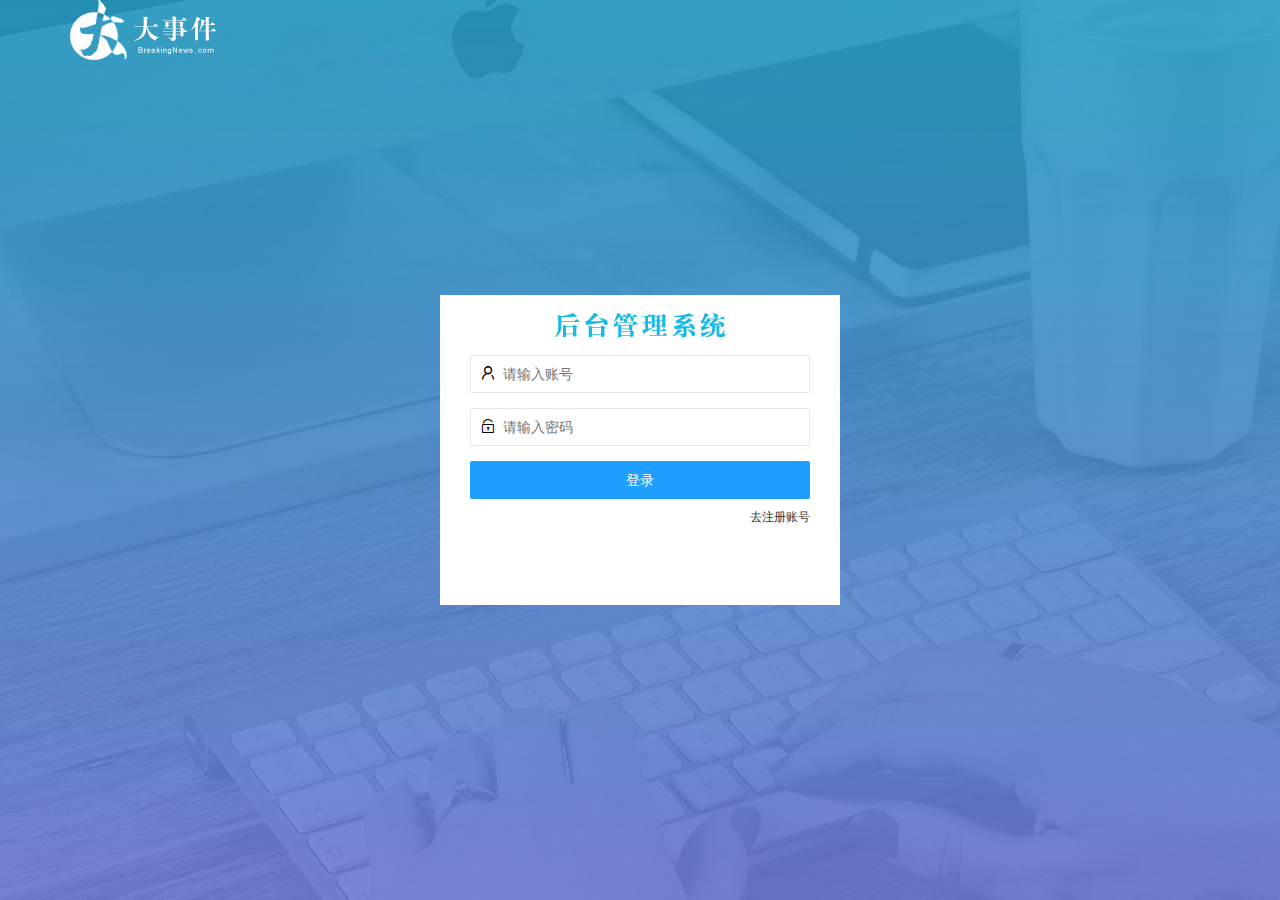
<file: login.html>
<!DOCTYPE html>
<html lang="en">

<head>
  <meta charset="UTF-8" />
  <meta name="viewport" content="width=device-width, initial-scale=1.0" />
  <title>大事件-登录/注册</title>
  <!-- 导入 LayUI 的样式 -->
  <link rel="stylesheet" href="/assets/lib/layui/css/layui.css" />
  <!-- 导入自己的样式表 -->
  <link rel="stylesheet" href="/assets/css/login.css" />
  <!-- 导入layui的验证js -->
  <script src="assets/lib/layui/layui.all.js"></script>
  <!-- 导入jQuery -->
  <script src="assets/lib/jquery.js"></script>
  <!-- 导入自己封装的ajax请求 -->
  <script src="assets/js/link_api.js"></script>
  <!-- 导入自己的js -->
  <script src="assets/js/login.js"></script>
</head>

<body>
  <!-- 头部的 Logo 区域 -->
  <div class="layui-main">
    <img src="/assets/images/logo.png" alt="" />
  </div>

  <!-- 登录注册区域 -->
  <div class="loginAndRegBox">
    <div class="title-box"></div>
    <!-- 登录的div -->
    <div class="login-box">
      <form class="layui-form" id="login_form">
        <!-- 用户名 -->
        <div class="layui-form-item">
          <i class="layui-icon layui-icon-username"></i>
          <input type="text" name="username" required lay-verify="required" placeholder="请输入账号" autocomplete="off"
            class="layui-input">
        </div>
        <!-- 密码 -->
        <div class="layui-form-item">
          <i class="layui-icon layui-icon-password"></i>
          <input type="password" name="password" required lay-verify="required|pwd" placeholder="请输入密码" autocomplete="off"
            class="layui-input">
        </div>
        <!-- 登录 -->
        <button class="layui-btn layui-btn-fluid layui-btn-normal" lay-submit>登录</button>
        <a href="javascript:;" id="link-login" class="links">去注册账号</a>
      </form>
    </div>
    <!-- 注册的div -->
    <div class="reg-box">
      <form class="layui-form" action="" id="form_red">
        <!-- 用户名 -->
        <div class="layui-form-item">
          <i class="layui-icon layui-icon-username"></i>
          <input type="text" name="username" required lay-verify="required" placeholder="请输入账号" autocomplete="off"
            class="layui-input">
        </div>
        <!-- 密码 -->
        <div class="layui-form-item">
          <i class="layui-icon layui-icon-password"></i>
          <input type="password" name="password" required lay-verify="required|pwd" placeholder="请输入密码" autocomplete="off"
            class="layui-input">
        </div>
        <!-- 确认密码 -->
        <div class="layui-form-item">
          <i class="layui-icon layui-icon-password"></i>
          <input type="password" name="repassword" required lay-verify="required|pwd|repwd" placeholder="再次确认密码" autocomplete="off"
            class="layui-input">
        </div>
        <!-- 注册 -->
        <button class="layui-btn layui-btn-fluid layui-btn-normal" lay-submit>注册</button>
        <a href="javascript:;" id="link-reg" class='links'>去登录</a>
      </form>
    </div>
  </div>
</body>

</html>
</file>
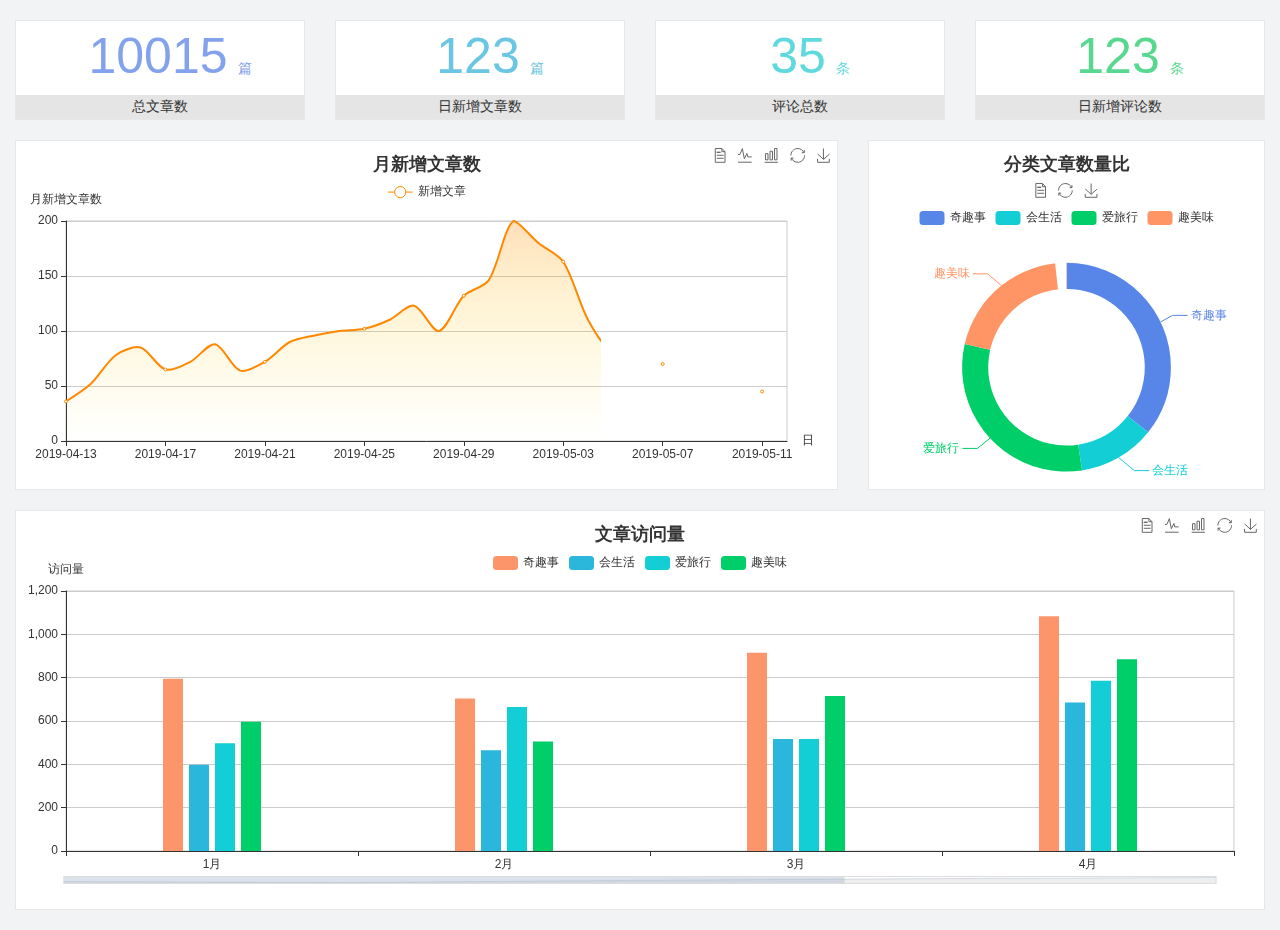
<file: home/dashboard.html>
<!DOCTYPE html>
<html lang="en">

<head>
  <meta charset="UTF-8">
  <meta name="viewport" content="width=device-width, initial-scale=1.0">
  <meta http-equiv="X-UA-Compatible" content="ie=edge">
  <title>图表统计</title>
  <link rel="stylesheet" href="../../assets/lib/bootstrap.css" />
  <link rel="stylesheet" href="../../assets/lib/main.css" />
  <script src="../../assets/lib/jquery.js"></script>
  <script type="text/javascript" src="../../assets/lib/echarts.min.js"></script>
</head>

<body>
  <div class="container-fluid">
    <div class="row spannel_list">
      <div class="col-sm-3 col-xs-6">
        <div class="spannel">
          <em>10015</em><span>篇</span>
          <b>总文章数</b>
        </div>
      </div>
      <div class="col-sm-3 col-xs-6">
        <div class="spannel scolor01">
          <em>123</em><span>篇</span>
          <b>日新增文章数</b>
        </div>
      </div>
      <div class="col-sm-3 col-xs-6">
        <div class="spannel scolor02">
          <em>35</em><span>条</span>
          <b>评论总数</b>
        </div>
      </div>
      <div class="col-sm-3 col-xs-6">
        <div class="spannel scolor03">
          <em>123</em><span>条</span>
          <b>日新增评论数</b>
        </div>
      </div>
    </div>
  </div>

  <div class="container-fluid">
    <div class="row curve-pie">
      <div class="col-lg-8 col-md-8">
        <div class="gragh_pannel" id="curve_show"></div>
      </div>
      <div class="col-lg-4 col-md-4">
        <div class="gragh_pannel" id="pie_show"></div>
      </div>
    </div>
  </div>

  <div class="container-fluid">
    <div class="column_pannel" id="column_show"></div>
  </div>

  <script>
    var oChart = echarts.init(document.getElementById('curve_show'));
    var aList_all = [
      { 'count': 36, 'date': '2019-04-13' },
      { 'count': 52, 'date': '2019-04-14' },
      { 'count': 78, 'date': '2019-04-15' },
      { 'count': 85, 'date': '2019-04-16' },
      { 'count': 65, 'date': '2019-04-17' },
      { 'count': 72, 'date': '2019-04-18' },
      { 'count': 88, 'date': '2019-04-19' },
      { 'count': 64, 'date': '2019-04-20' },
      { 'count': 72, 'date': '2019-04-21' },
      { 'count': 90, 'date': '2019-04-22' },
      { 'count': 96, 'date': '2019-04-23' },
      { 'count': 100, 'date': '2019-04-24' },
      { 'count': 102, 'date': '2019-04-25' },
      { 'count': 110, 'date': '2019-04-26' },
      { 'count': 123, 'date': '2019-04-27' },
      { 'count': 100, 'date': '2019-04-28' },
      { 'count': 132, 'date': '2019-04-29' },
      { 'count': 146, 'date': '2019-04-30' },
      { 'count': 200, 'date': '2019-05-01' },
      { 'count': 180, 'date': '2019-05-02' },
      { 'count': 163, 'date': '2019-05-03' },
      { 'count': 110, 'date': '2019-05-04' },
      { 'count': 80, 'date': '2019-05-05' },
      { 'count': 82, 'date': '2019-05-06' },
      { 'count': 70, 'date': '2019-05-07' },
      { 'count': 65, 'date': '2019-05-08' },
      { 'count': 54, 'date': '2019-05-09' },
      { 'count': 40, 'date': '2019-05-10' },
      { 'count': 45, 'date': '2019-05-11' },
      { 'count': 38, 'date': '2019-05-12' },
    ];

    let aCount = [];
    let aDate = [];

    for (var i = 0; i < aList_all.length; i++) {
      aCount.push(aList_all[i].count);
      aDate.push(aList_all[i].date);
    }

    var chartopt = {
      title: {
        text: '月新增文章数',
        left: 'center',
        top: '10'
      },
      tooltip: {
        trigger: 'axis'
      },
      legend: {
        data: ['新增文章'],
        top: '40'
      },
      toolbox: {
        show: true,
        feature: {
          mark: { show: true },
          dataView: { show: true, readOnly: false },
          magicType: { show: true, type: ['line', 'bar'] },
          restore: { show: true },
          saveAsImage: { show: true }
        }
      },
      calculable: true,
      xAxis: [
        {
          name: '日',
          type: 'category',
          boundaryGap: false,
          data: aDate
        }
      ],
      yAxis: [
        {
          name: '月新增文章数',
          type: 'value'
        }
      ],
      series: [
        {
          name: '新增文章',
          type: 'line',
          smooth: true,
          itemStyle: { normal: { areaStyle: { type: 'default' }, color: '#f80' }, lineStyle: { color: '#f80' } },
          data: aCount
        }],
      areaStyle: {
        normal: {
          color: new echarts.graphic.LinearGradient(0, 0, 0, 1, [{
            offset: 0,
            color: 'rgba(255,136,0,0.39)'
          }, {
            offset: .34,
            color: 'rgba(255,180,0,0.25)'
          }, {
            offset: 1,
            color: 'rgba(255,222,0,0.00)'
          }])

        }
      },
      grid: {
        show: true,
        x: 50,
        x2: 50,
        y: 80,
        height: 220
      }
    };

    oChart.setOption(chartopt);


    var oPie = echarts.init(document.getElementById('pie_show'));
    var oPieopt =
    {
      title: {
        top: 10,
        text: '分类文章数量比',
        x: 'center'
      },
      tooltip: {
        trigger: 'item',
        formatter: "{a} <br/>{b} : {c} ({d}%)"
      },
      color: ['#5885e8', '#13cfd5', '#00ce68', '#ff9565'],
      legend: {
        x: 'center',
        top: 65,
        data: ['奇趣事', '会生活', '爱旅行', '趣美味']
      },
      toolbox: {
        show: true,
        x: 'center',
        top: 35,
        feature: {
          mark: { show: true },
          dataView: { show: true, readOnly: false },
          magicType: {
            show: true,
            type: ['pie', 'funnel'],
            option: {
              funnel: {
                x: '25%',
                width: '50%',
                funnelAlign: 'left',
                max: 1548
              }
            }
          },
          restore: { show: true },
          saveAsImage: { show: true }
        }
      },
      calculable: true,
      series: [
        {
          name: '访问来源',
          type: 'pie',
          radius: ['45%', '60%'],
          center: ['50%', '65%'],
          data: [
            { value: 300, name: '奇趣事' },
            { value: 100, name: '会生活' },
            { value: 260, name: '爱旅行' },
            { value: 180, name: '趣美味' }
          ]
        }
      ]
    };
    oPie.setOption(oPieopt);



    var oColumn = this.echarts.init(document.getElementById('column_show'));
    var oColumnopt =
    {
      title: {
        text: '文章访问量',
        left: 'center',
        top: '10'
      },
      tooltip: {
        trigger: 'axis'
      },
      legend: {
        data: ['奇趣事', '会生活', '爱旅行', '趣美味'],
        top: '40'
      },
      toolbox: {
        show: true,
        feature: {
          mark: { show: true },
          dataView: { show: true, readOnly: false },
          magicType: { show: true, type: ['line', 'bar'] },
          restore: { show: true },
          saveAsImage: { show: true }
        }
      },
      calculable: true,
      xAxis: [
        {
          type: 'category',
          data: ['1月', '2月', '3月', '4月', '5月']
        }
      ],
      yAxis: [
        {
          name: '访问量',
          type: 'value'
        }
      ],
      series: [
        {
          name: '奇趣事',
          type: 'bar',
          barWidth: 20,
          itemStyle: {
            normal: { areaStyle: { type: 'default' }, color: '#fd956a' }
          },
          data: [800, 708, 920, 1090, 1200]
        },
        {
          name: '会生活',
          type: 'bar',
          barWidth: 20,
          itemStyle: {
            normal: { areaStyle: { type: 'default' }, color: '#2bb6db' }
          },
          data: [400, 468, 520, 690, 800]
        },
        {
          name: '爱旅行',
          type: 'bar',
          barWidth: 20,
          itemStyle: {
            normal: { areaStyle: { type: 'default' }, color: '#13cfd5' }
          },
          data: [500, 668, 520, 790, 900]
        },
        {
          name: '趣美味',
          type: 'bar',
          barWidth: 20,
          itemStyle: {
            normal: { areaStyle: { type: 'default' }, color: '#00ce68' }
          },
          data: [600, 508, 720, 890, 1000]
        }
      ],
      grid: {
        show: true,
        x: 50,
        x2: 30,
        y: 80,
        height: 260
      },
      dataZoom: [//给x轴设置滚动条
        {
          start: 0,//默认为0
          end: 100 - 1000 / 31,//默认为100
          type: 'slider',
          show: true,
          xAxisIndex: [0],
          handleSize: 0,//滑动条的 左右2个滑动条的大小
          height: 8,//组件高度
          left: 45, //左边的距离
          right: 50,//右边的距离
          bottom: 26,//右边的距离
          handleColor: '#ddd',//h滑动图标的颜色
          handleStyle: {
            borderColor: "#cacaca",
            borderWidth: "1",
            shadowBlur: 2,
            background: "#ddd",
            shadowColor: "#ddd",
          }
        }]
    };
    oColumn.setOption(oColumnopt);
  </script>
</body>

</html>
</file>
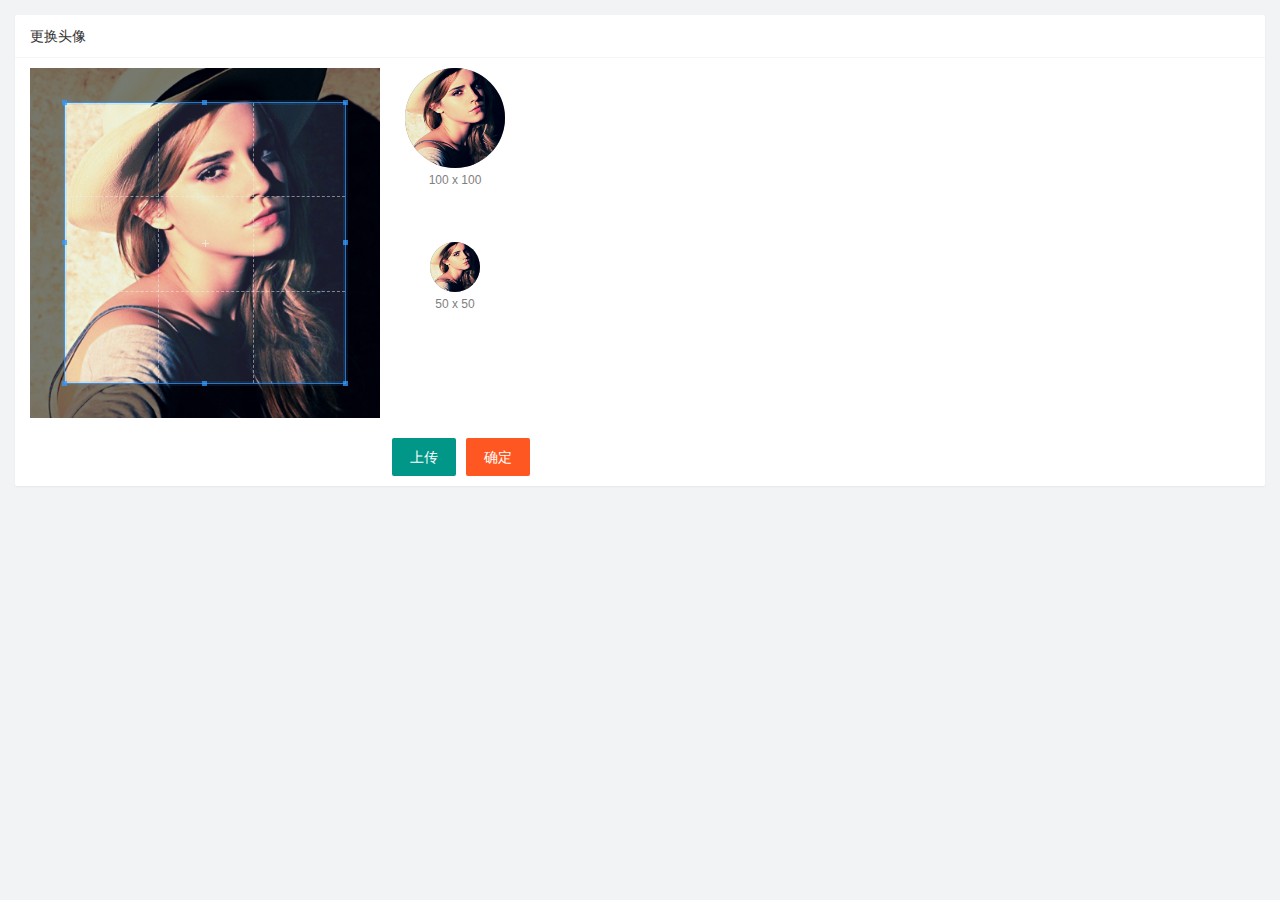
<file: user/user_avatar.html>
<!DOCTYPE html>
<html lang="en">

<head>
  <meta charset="UTF-8" />
  <meta name="viewport" content="width=device-width, initial-scale=1.0" />
  <title>Document</title>
  <link rel="stylesheet" href="/assets/lib/layui/css/layui.css" />
  <link rel="stylesheet" href="/assets/css/user/user_avatar.css" />
  <link rel="stylesheet" href="/assets/lib/cropper/cropper.css" />
</head>

<body>
  <!-- 卡片区域 -->
  <div class="layui-card">
    <div class="layui-card-header">更换头像</div>
    <div class="layui-card-body">
      <!-- 第一行的图片裁剪和预览区域 -->
      <div class="row1">
        <!-- 图片裁剪区域 -->
        <div class="cropper-box">
          <!-- 这个 img 标签很重要，将来会把它初始化为裁剪区域 -->
          <img id="image" src="/assets/images/sample.jpg" />
        </div>
        <!-- 图片的预览区域 -->
        <div class="preview-box">
          <div>
            <!-- 宽高为 100px 的预览区域 -->
            <div class="img-preview w100"></div>
            <p class="size">100 x 100</p>
          </div>
          <div>
            <!-- 宽高为 50px 的预览区域 -->
            <div class="img-preview w50"></div>
            <p class="size">50 x 50</p>
          </div>
        </div>
      </div>
      <!-- 第二行的按钮区域 -->
      <div class="row2">
        <input type="file" id="file" style="display: none" accept="image/*">
        <button type="button" class="layui-btn" id="chooseImg">上传</button>
        <button type="button" class="layui-btn layui-btn-danger" id="upload">确定</button>
      </div>
    </div>
  </div>

  <script src="/assets/lib/layui/layui.all.js"></script>
  <script src="/assets/lib/jquery.js"></script>
  <script src="/assets/lib/cropper/Cropper.js"></script>
  <script src="/assets/lib/cropper/jquery-cropper.js"></script>
  <script src="/assets/js/link_api.js"></script>
  <script src="/assets/js/user/user_avatar.js"></script>
</body>

</html>
</file>
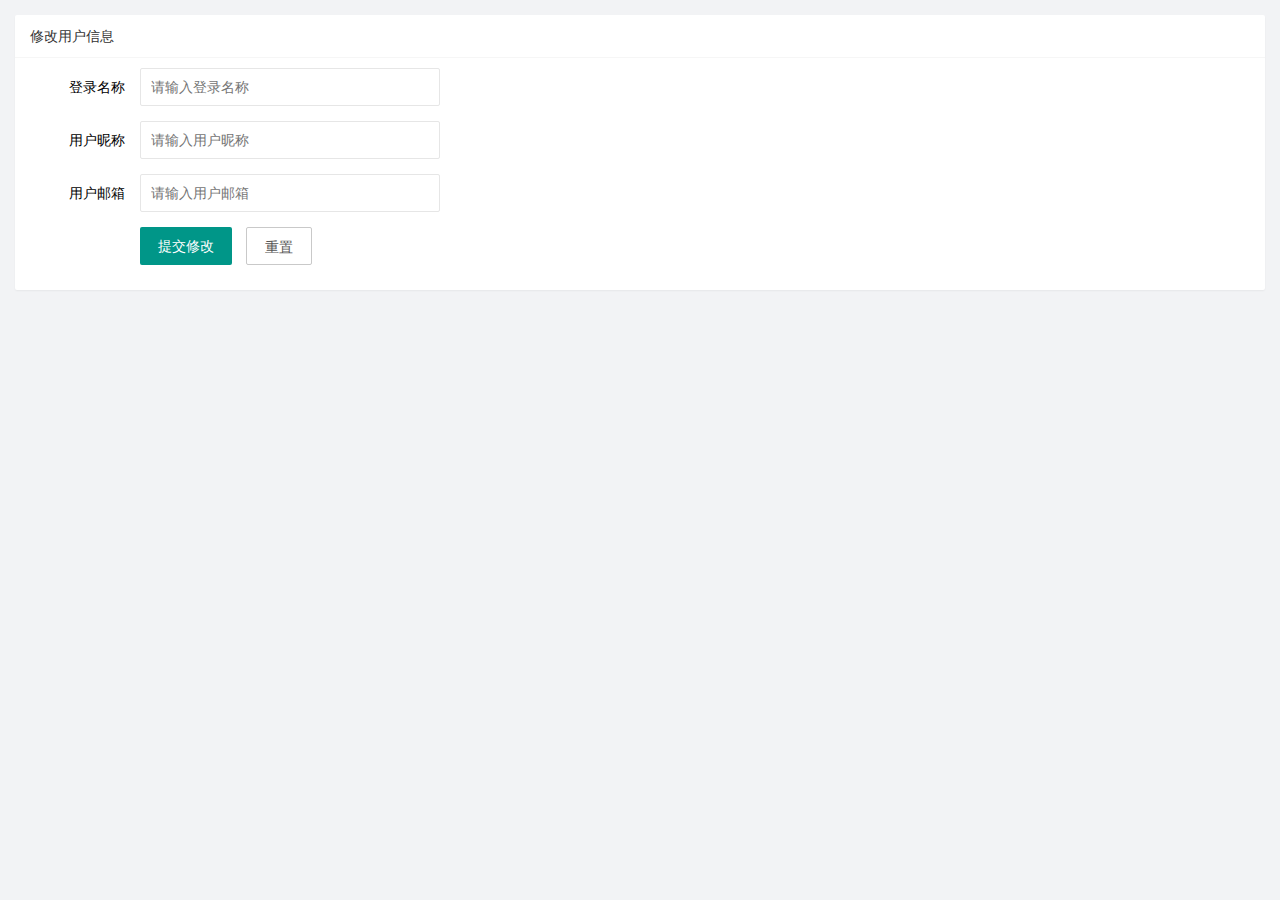
<file: user/user_info.html>
<!DOCTYPE html>
<html lang="en">

<head>
    <meta charset="UTF-8" />
    <meta name="viewport" content="width=device-width, initial-scale=1.0" />
    <title>Document</title>
    <!-- 导入 layui 的样式 -->
    <link rel="stylesheet" href="/assets/lib/layui/css/layui.css" />
    <!-- 导入自己的样式 -->
    <link rel="stylesheet" href="/assets/css/user/user_info.css" />
</head>

<body>
    <!-- 卡片区域 -->
    <div class="layui-card">
        <div class="layui-card-header">修改用户信息</div>
        <div class="layui-card-body">
            <!-- form 表单区域 -->
            <form class="layui-form" lay-filter='userInfo'>
                <input type="hidden" name="id">
                <div class="layui-form-item">
                    <label class="layui-form-label">登录名称</label>
                    <div class="layui-input-block">
                        <input type="text" name="username" required lay-verify="required" placeholder="请输入登录名称"
                            autocomplete="off" class="layui-input" readonly />
                    </div>
                </div>
                <div class="layui-form-item">
                    <label class="layui-form-label">用户昵称</label>
                    <div class="layui-input-block">
                        <input type="text" name="nickname" required lay-verify="required|nickname" placeholder="请输入用户昵称"
                            autocomplete="off" class="layui-input" />
                    </div>
                </div>
                <div class="layui-form-item">
                    <label class="layui-form-label">用户邮箱</label>
                    <div class="layui-input-block">
                        <input type="text" name="email" required lay-verify="required|email" placeholder="请输入用户邮箱"
                            autocomplete="off" class="layui-input" />
                    </div>
                </div>
                <div class="layui-form-item">
                    <div class="layui-input-block">
                        <button class="layui-btn layui-form" lay-submit lay-filter="formDemo">提交修改</button>
                        <button type="reset" class="layui-btn layui-btn-primary" id="butReset">重置</button>
                    </div>
                </div>
            </form>
        </div>
    </div>

    <script src="/assets/lib/layui/layui.all.js"></script>
    <script src="/assets/lib/jquery.js"></script>
    <script src="/assets/js/link_api.js"></script>
    <script src="/assets/js/user/user_info.js"></script>
</body>

</html>
</file>
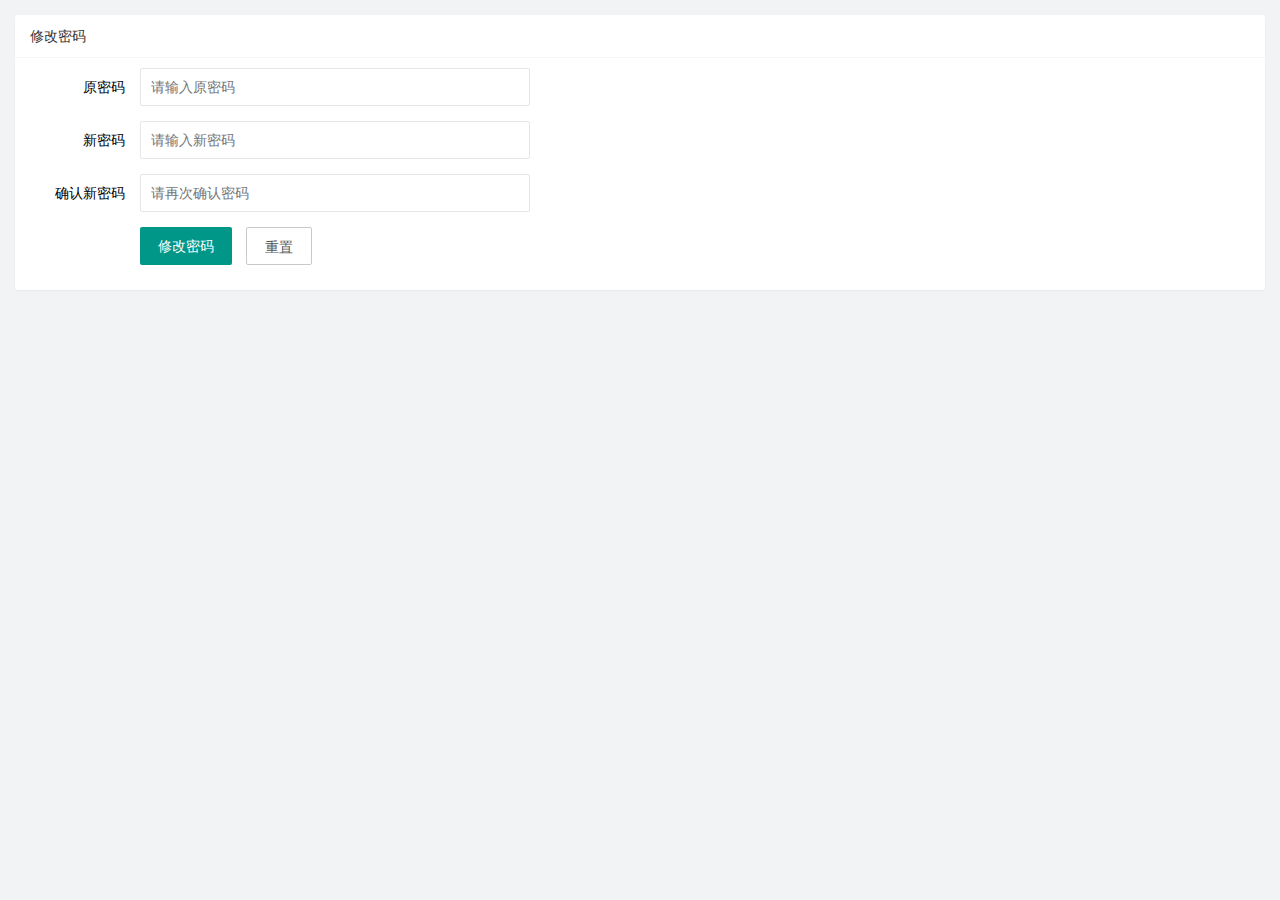
<file: user/user_psw.html>
<!DOCTYPE html>
<html lang="en">
  <head>
    <meta charset="UTF-8" />
    <meta name="viewport" content="width=device-width, initial-scale=1.0" />
    <title>Document</title>
    <link rel="stylesheet" href="/assets/lib/layui/css/layui.css" />
    <link rel="stylesheet" href="/assets/css/user/user_pwd.css" />
  </head>
  <body>
    <!-- 卡片区域 -->
    <div class="layui-card">
      <div class="layui-card-header">修改密码</div>
      <div class="layui-card-body">
        <form class="layui-form">
          <div class="layui-form-item">
            <label class="layui-form-label">原密码</label>
            <div class="layui-input-block">
              <input type="password" name="oldPwd" required lay-verify="required|pwd" placeholder="请输入原密码" autocomplete="off" class="layui-input" />
            </div>
          </div>
          <div class="layui-form-item">
            <label class="layui-form-label">新密码</label>
            <div class="layui-input-block">
              <input type="password" name="newPwd" required lay-verify="required|pwd|samePwd" placeholder="请输入新密码" autocomplete="off" class="layui-input" />
            </div>
          </div>
          <div class="layui-form-item">
            <label class="layui-form-label">确认新密码</label>
            <div class="layui-input-block">
              <input type="password" name="rePwd" required lay-verify="required|pwd|rePwd" placeholder="请再次确认密码" autocomplete="off" class="layui-input" />
            </div>
          </div>
          <div class="layui-form-item">
            <div class="layui-input-block">
              <button class="layui-btn" lay-submit lay-filter="formDemo">修改密码</button>
              <button type="reset" class="layui-btn layui-btn-primary">重置</button>
            </div>
          </div>
        </form>
      </div>
    </div>
    
    <script src="/assets/lib/layui/layui.all.js"></script>
    <script src="/assets/lib/jquery.js"></script>
    <script src="/assets/js/link_api.js"></script>
    <script src="/assets/js/user/user_pwd.js"></script>
  </body>
</html>
</file>
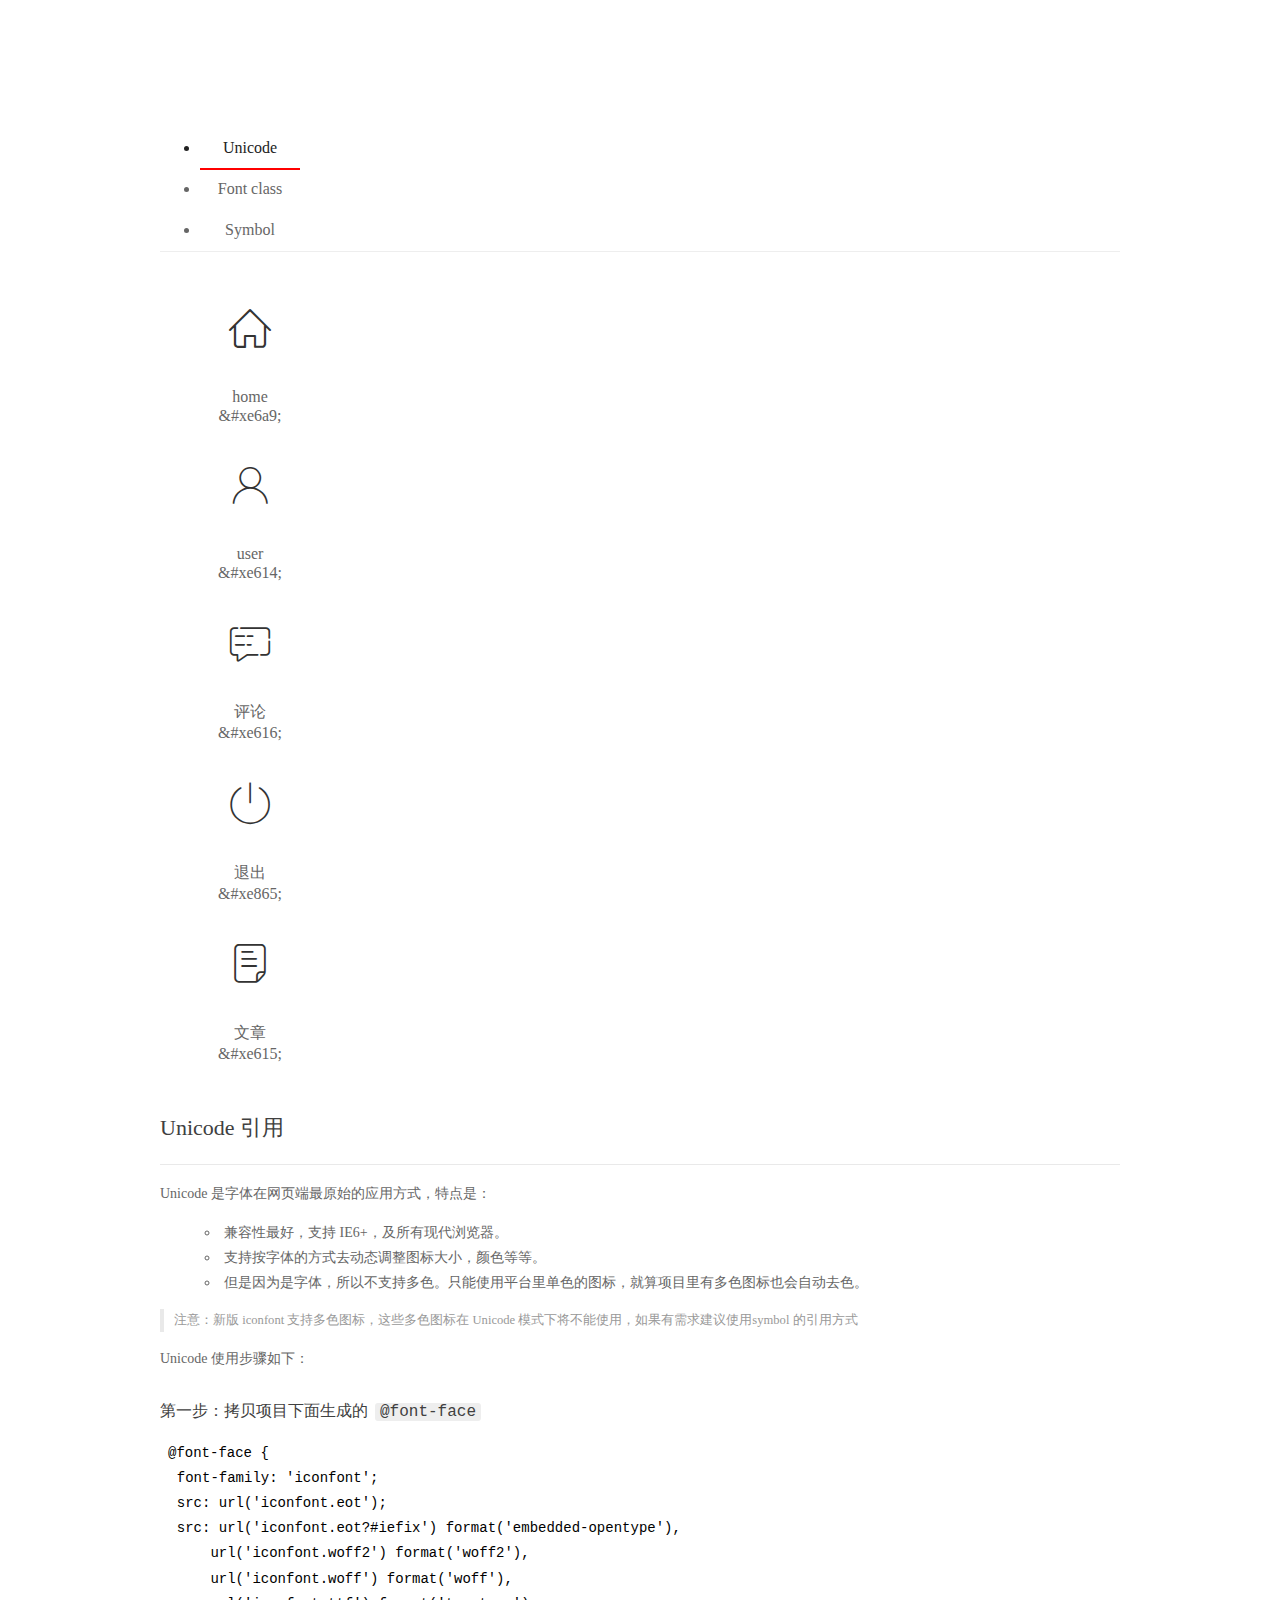
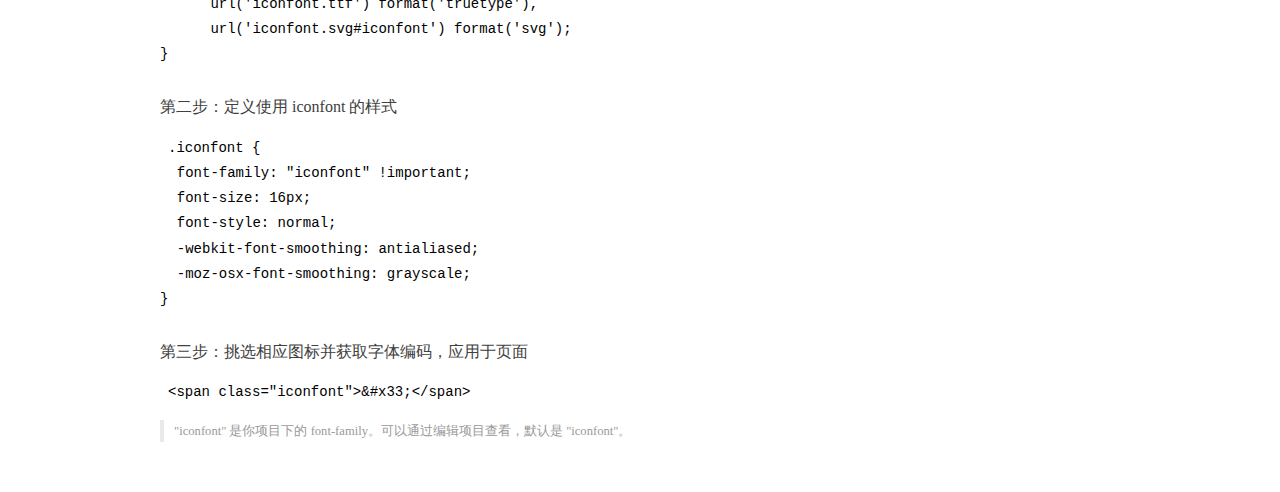
<file: assets/fonts/demo_index.html>
<!DOCTYPE html>
<html>
<head>
  <meta charset="utf-8"/>
  <title>IconFont Demo</title>
  <link rel="shortcut icon" href="https://gtms04.alicdn.com/tps/i4/TB1_oz6GVXXXXaFXpXXJDFnIXXX-64-64.ico" type="image/x-icon"/>
  <link rel="stylesheet" href="https://g.alicdn.com/thx/cube/1.3.2/cube.min.css">
  <link rel="stylesheet" href="demo.css">
  <link rel="stylesheet" href="iconfont.css">
  <script src="iconfont.js"></script>
  <!-- jQuery -->
  <script src="https://a1.alicdn.com/oss/uploads/2018/12/26/7bfddb60-08e8-11e9-9b04-53e73bb6408b.js"></script>
  <!-- 代码高亮 -->
  <script src="https://a1.alicdn.com/oss/uploads/2018/12/26/a3f714d0-08e6-11e9-8a15-ebf944d7534c.js"></script>
</head>
<body>
  <div class="main">
    <h1 class="logo"><a href="https://www.iconfont.cn/" title="iconfont 首页" target="_blank">&#xe86b;</a></h1>
    <div class="nav-tabs">
      <ul id="tabs" class="dib-box">
        <li class="dib active"><span>Unicode</span></li>
        <li class="dib"><span>Font class</span></li>
        <li class="dib"><span>Symbol</span></li>
      </ul>
      
    </div>
    <div class="tab-container">
      <div class="content unicode" style="display: block;">
          <ul class="icon_lists dib-box">
          
            <li class="dib">
              <span class="icon iconfont">&#xe6a9;</span>
                <div class="name">home</div>
                <div class="code-name">&amp;#xe6a9;</div>
              </li>
          
            <li class="dib">
              <span class="icon iconfont">&#xe614;</span>
                <div class="name">user</div>
                <div class="code-name">&amp;#xe614;</div>
              </li>
          
            <li class="dib">
              <span class="icon iconfont">&#xe616;</span>
                <div class="name">评论</div>
                <div class="code-name">&amp;#xe616;</div>
              </li>
          
            <li class="dib">
              <span class="icon iconfont">&#xe865;</span>
                <div class="name">退出</div>
                <div class="code-name">&amp;#xe865;</div>
              </li>
          
            <li class="dib">
              <span class="icon iconfont">&#xe615;</span>
                <div class="name">文章</div>
                <div class="code-name">&amp;#xe615;</div>
              </li>
          
          </ul>
          <div class="article markdown">
          <h2 id="unicode-">Unicode 引用</h2>
          <hr>

          <p>Unicode 是字体在网页端最原始的应用方式，特点是：</p>
          <ul>
            <li>兼容性最好，支持 IE6+，及所有现代浏览器。</li>
            <li>支持按字体的方式去动态调整图标大小，颜色等等。</li>
            <li>但是因为是字体，所以不支持多色。只能使用平台里单色的图标，就算项目里有多色图标也会自动去色。</li>
          </ul>
          <blockquote>
            <p>注意：新版 iconfont 支持多色图标，这些多色图标在 Unicode 模式下将不能使用，如果有需求建议使用symbol 的引用方式</p>
          </blockquote>
          <p>Unicode 使用步骤如下：</p>
          <h3 id="-font-face">第一步：拷贝项目下面生成的 <code>@font-face</code></h3>
<pre><code class="language-css"
>@font-face {
  font-family: 'iconfont';
  src: url('iconfont.eot');
  src: url('iconfont.eot?#iefix') format('embedded-opentype'),
      url('iconfont.woff2') format('woff2'),
      url('iconfont.woff') format('woff'),
      url('iconfont.ttf') format('truetype'),
      url('iconfont.svg#iconfont') format('svg');
}
</code></pre>
          <h3 id="-iconfont-">第二步：定义使用 iconfont 的样式</h3>
<pre><code class="language-css"
>.iconfont {
  font-family: "iconfont" !important;
  font-size: 16px;
  font-style: normal;
  -webkit-font-smoothing: antialiased;
  -moz-osx-font-smoothing: grayscale;
}
</code></pre>
          <h3 id="-">第三步：挑选相应图标并获取字体编码，应用于页面</h3>
<pre>
<code class="language-html"
>&lt;span class="iconfont"&gt;&amp;#x33;&lt;/span&gt;
</code></pre>
          <blockquote>
            <p>"iconfont" 是你项目下的 font-family。可以通过编辑项目查看，默认是 "iconfont"。</p>
          </blockquote>
          </div>
      </div>
      <div class="content font-class">
        <ul class="icon_lists dib-box">
          
          <li class="dib">
            <span class="icon iconfont icon-home"></span>
            <div class="name">
              home
            </div>
            <div class="code-name">.icon-home
            </div>
          </li>
          
          <li class="dib">
            <span class="icon iconfont icon-user"></span>
            <div class="name">
              user
            </div>
            <div class="code-name">.icon-user
            </div>
          </li>
          
          <li class="dib">
            <span class="icon iconfont icon-pinglun"></span>
            <div class="name">
              评论
            </div>
            <div class="code-name">.icon-pinglun
            </div>
          </li>
          
          <li class="dib">
            <span class="icon iconfont icon-tuichu"></span>
            <div class="name">
              退出
            </div>
            <div class="code-name">.icon-tuichu
            </div>
          </li>
          
          <li class="dib">
            <span class="icon iconfont icon-16"></span>
            <div class="name">
              文章
            </div>
            <div class="code-name">.icon-16
            </div>
          </li>
          
        </ul>
        <div class="article markdown">
        <h2 id="font-class-">font-class 引用</h2>
        <hr>

        <p>font-class 是 Unicode 使用方式的一种变种，主要是解决 Unicode 书写不直观，语意不明确的问题。</p>
        <p>与 Unicode 使用方式相比，具有如下特点：</p>
        <ul>
          <li>兼容性良好，支持 IE8+，及所有现代浏览器。</li>
          <li>相比于 Unicode 语意明确，书写更直观。可以很容易分辨这个 icon 是什么。</li>
          <li>因为使用 class 来定义图标，所以当要替换图标时，只需要修改 class 里面的 Unicode 引用。</li>
          <li>不过因为本质上还是使用的字体，所以多色图标还是不支持的。</li>
        </ul>
        <p>使用步骤如下：</p>
        <h3 id="-fontclass-">第一步：引入项目下面生成的 fontclass 代码：</h3>
<pre><code class="language-html">&lt;link rel="stylesheet" href="./iconfont.css"&gt;
</code></pre>
        <h3 id="-">第二步：挑选相应图标并获取类名，应用于页面：</h3>
<pre><code class="language-html">&lt;span class="iconfont icon-xxx"&gt;&lt;/span&gt;
</code></pre>
        <blockquote>
          <p>"
            iconfont" 是你项目下的 font-family。可以通过编辑项目查看，默认是 "iconfont"。</p>
        </blockquote>
      </div>
      </div>
      <div class="content symbol">
          <ul class="icon_lists dib-box">
          
            <li class="dib">
                <svg class="icon svg-icon" aria-hidden="true">
                  <use xlink:href="#icon-home"></use>
                </svg>
                <div class="name">home</div>
                <div class="code-name">#icon-home</div>
            </li>
          
            <li class="dib">
                <svg class="icon svg-icon" aria-hidden="true">
                  <use xlink:href="#icon-user"></use>
                </svg>
                <div class="name">user</div>
                <div class="code-name">#icon-user</div>
            </li>
          
            <li class="dib">
                <svg class="icon svg-icon" aria-hidden="true">
                  <use xlink:href="#icon-pinglun"></use>
                </svg>
                <div class="name">评论</div>
                <div class="code-name">#icon-pinglun</div>
            </li>
          
            <li class="dib">
                <svg class="icon svg-icon" aria-hidden="true">
                  <use xlink:href="#icon-tuichu"></use>
                </svg>
                <div class="name">退出</div>
                <div class="code-name">#icon-tuichu</div>
            </li>
          
            <li class="dib">
                <svg class="icon svg-icon" aria-hidden="true">
                  <use xlink:href="#icon-16"></use>
                </svg>
                <div class="name">文章</div>
                <div class="code-name">#icon-16</div>
            </li>
          
          </ul>
          <div class="article markdown">
          <h2 id="symbol-">Symbol 引用</h2>
          <hr>

          <p>这是一种全新的使用方式，应该说这才是未来的主流，也是平台目前推荐的用法。相关介绍可以参考这篇<a href="">文章</a>
            这种用法其实是做了一个 SVG 的集合，与另外两种相比具有如下特点：</p>
          <ul>
            <li>支持多色图标了，不再受单色限制。</li>
            <li>通过一些技巧，支持像字体那样，通过 <code>font-size</code>, <code>color</code> 来调整样式。</li>
            <li>兼容性较差，支持 IE9+，及现代浏览器。</li>
            <li>浏览器渲染 SVG 的性能一般，还不如 png。</li>
          </ul>
          <p>使用步骤如下：</p>
          <h3 id="-symbol-">第一步：引入项目下面生成的 symbol 代码：</h3>
<pre><code class="language-html">&lt;script src="./iconfont.js"&gt;&lt;/script&gt;
</code></pre>
          <h3 id="-css-">第二步：加入通用 CSS 代码（引入一次就行）：</h3>
<pre><code class="language-html">&lt;style&gt;
.icon {
  width: 1em;
  height: 1em;
  vertical-align: -0.15em;
  fill: currentColor;
  overflow: hidden;
}
&lt;/style&gt;
</code></pre>
          <h3 id="-">第三步：挑选相应图标并获取类名，应用于页面：</h3>
<pre><code class="language-html">&lt;svg class="icon" aria-hidden="true"&gt;
  &lt;use xlink:href="#icon-xxx"&gt;&lt;/use&gt;
&lt;/svg&gt;
</code></pre>
          </div>
      </div>

    </div>
  </div>
  <script>
  $(document).ready(function () {
      $('.tab-container .content:first').show()

      $('#tabs li').click(function (e) {
        var tabContent = $('.tab-container .content')
        var index = $(this).index()

        if ($(this).hasClass('active')) {
          return
        } else {
          $('#tabs li').removeClass('active')
          $(this).addClass('active')

          tabContent.hide().eq(index).fadeIn()
        }
      })
    })
  </script>
</body>
</html>
</file>
<file: assets/lib/layui/css/layui.css>
/** layui-v2.5.5 MIT License By https://www.layui.com */
 .layui-inline,img{display:inline-block;vertical-align:middle}h1,h2,h3,h4,h5,h6{font-weight:400}.layui-edge,.layui-header,.layui-inline,.layui-main{position:relative}.layui-body,.layui-edge,.layui-elip{overflow:hidden}.layui-btn,.layui-edge,.layui-inline,img{vertical-align:middle}.layui-btn,.layui-disabled,.layui-icon,.layui-unselect{-moz-user-select:none;-webkit-user-select:none;-ms-user-select:none}.layui-elip,.layui-form-checkbox span,.layui-form-pane .layui-form-label{text-overflow:ellipsis;white-space:nowrap}.layui-breadcrumb,.layui-tree-btnGroup{visibility:hidden}blockquote,body,button,dd,div,dl,dt,form,h1,h2,h3,h4,h5,h6,input,li,ol,p,pre,td,textarea,th,ul{margin:0;padding:0;-webkit-tap-highlight-color:rgba(0,0,0,0)}a:active,a:hover{outline:0}img{border:none}li{list-style:none}table{border-collapse:collapse;border-spacing:0}h4,h5,h6{font-size:100%}button,input,optgroup,option,select,textarea{font-family:inherit;font-size:inherit;font-style:inherit;font-weight:inherit;outline:0}pre{white-space:pre-wrap;white-space:-moz-pre-wrap;white-space:-pre-wrap;white-space:-o-pre-wrap;word-wrap:break-word}body{line-height:24px;font:14px Helvetica Neue,Helvetica,PingFang SC,Tahoma,Arial,sans-serif}hr{height:1px;margin:10px 0;border:0;clear:both}a{color:#333;text-decoration:none}a:hover{color:#777}a cite{font-style:normal;*cursor:pointer}.layui-border-box,.layui-border-box *{box-sizing:border-box}.layui-box,.layui-box *{box-sizing:content-box}.layui-clear{clear:both;*zoom:1}.layui-clear:after{content:'\20';clear:both;*zoom:1;display:block;height:0}.layui-inline{*display:inline;*zoom:1}.layui-edge{display:inline-block;width:0;height:0;border-width:6px;border-style:dashed;border-color:transparent}.layui-edge-top{top:-4px;border-bottom-color:#999;border-bottom-style:solid}.layui-edge-right{border-left-color:#999;border-left-style:solid}.layui-edge-bottom{top:2px;border-top-color:#999;border-top-style:solid}.layui-edge-left{border-right-color:#999;border-right-style:solid}.layui-disabled,.layui-disabled:hover{color:#d2d2d2!important;cursor:not-allowed!important}.layui-circle{border-radius:100%}.layui-show{display:block!important}.layui-hide{display:none!important}@font-face{font-family:layui-icon;src:url(../font/iconfont.eot?v=250);src:url(../font/iconfont.eot?v=250#iefix) format('embedded-opentype'),url(../font/iconfont.woff2?v=250) format('woff2'),url(../font/iconfont.woff?v=250) format('woff'),url(../font/iconfont.ttf?v=250) format('truetype'),url(../font/iconfont.svg?v=250#layui-icon) format('svg')}.layui-icon{font-family:layui-icon!important;font-size:16px;font-style:normal;-webkit-font-smoothing:antialiased;-moz-osx-font-smoothing:grayscale}.layui-icon-reply-fill:before{content:"\e611"}.layui-icon-set-fill:before{content:"\e614"}.layui-icon-menu-fill:before{content:"\e60f"}.layui-icon-search:before{content:"\e615"}.layui-icon-share:before{content:"\e641"}.layui-icon-set-sm:before{content:"\e620"}.layui-icon-engine:before{content:"\e628"}.layui-icon-close:before{content:"\1006"}.layui-icon-close-fill:before{content:"\1007"}.layui-icon-chart-screen:before{content:"\e629"}.layui-icon-star:before{content:"\e600"}.layui-icon-circle-dot:before{content:"\e617"}.layui-icon-chat:before{content:"\e606"}.layui-icon-release:before{content:"\e609"}.layui-icon-list:before{content:"\e60a"}.layui-icon-chart:before{content:"\e62c"}.layui-icon-ok-circle:before{content:"\1005"}.layui-icon-layim-theme:before{content:"\e61b"}.layui-icon-table:before{content:"\e62d"}.layui-icon-right:before{content:"\e602"}.layui-icon-left:before{content:"\e603"}.layui-icon-cart-simple:before{content:"\e698"}.layui-icon-face-cry:before{content:"\e69c"}.layui-icon-face-smile:before{content:"\e6af"}.layui-icon-survey:before{content:"\e6b2"}.layui-icon-tree:before{content:"\e62e"}.layui-icon-upload-circle:before{content:"\e62f"}.layui-icon-add-circle:before{content:"\e61f"}.layui-icon-download-circle:before{content:"\e601"}.layui-icon-templeate-1:before{content:"\e630"}.layui-icon-util:before{content:"\e631"}.layui-icon-face-surprised:before{content:"\e664"}.layui-icon-edit:before{content:"\e642"}.layui-icon-speaker:before{content:"\e645"}.layui-icon-down:before{content:"\e61a"}.layui-icon-file:before{content:"\e621"}.layui-icon-layouts:before{content:"\e632"}.layui-icon-rate-half:before{content:"\e6c9"}.layui-icon-add-circle-fine:before{content:"\e608"}.layui-icon-prev-circle:before{content:"\e633"}.layui-icon-read:before{content:"\e705"}.layui-icon-404:before{content:"\e61c"}.layui-icon-carousel:before{content:"\e634"}.layui-icon-help:before{content:"\e607"}.layui-icon-code-circle:before{content:"\e635"}.layui-icon-water:before{content:"\e636"}.layui-icon-username:before{content:"\e66f"}.layui-icon-find-fill:before{content:"\e670"}.layui-icon-about:before{content:"\e60b"}.layui-icon-location:before{content:"\e715"}.layui-icon-up:before{content:"\e619"}.layui-icon-pause:before{content:"\e651"}.layui-icon-date:before{content:"\e637"}.layui-icon-layim-uploadfile:before{content:"\e61d"}.layui-icon-delete:before{content:"\e640"}.layui-icon-play:before{content:"\e652"}.layui-icon-top:before{content:"\e604"}.layui-icon-friends:before{content:"\e612"}.layui-icon-refresh-3:before{content:"\e9aa"}.layui-icon-ok:before{content:"\e605"}.layui-icon-layer:before{content:"\e638"}.layui-icon-face-smile-fine:before{content:"\e60c"}.layui-icon-dollar:before{content:"\e659"}.layui-icon-group:before{content:"\e613"}.layui-icon-layim-download:before{content:"\e61e"}.layui-icon-picture-fine:before{content:"\e60d"}.layui-icon-link:before{content:"\e64c"}.layui-icon-diamond:before{content:"\e735"}.layui-icon-log:before{content:"\e60e"}.layui-icon-rate-solid:before{content:"\e67a"}.layui-icon-fonts-del:before{content:"\e64f"}.layui-icon-unlink:before{content:"\e64d"}.layui-icon-fonts-clear:before{content:"\e639"}.layui-icon-triangle-r:before{content:"\e623"}.layui-icon-circle:before{content:"\e63f"}.layui-icon-radio:before{content:"\e643"}.layui-icon-align-center:before{content:"\e647"}.layui-icon-align-right:before{content:"\e648"}.layui-icon-align-left:before{content:"\e649"}.layui-icon-loading-1:before{content:"\e63e"}.layui-icon-return:before{content:"\e65c"}.layui-icon-fonts-strong:before{content:"\e62b"}.layui-icon-upload:before{content:"\e67c"}.layui-icon-dialogue:before{content:"\e63a"}.layui-icon-video:before{content:"\e6ed"}.layui-icon-headset:before{content:"\e6fc"}.layui-icon-cellphone-fine:before{content:"\e63b"}.layui-icon-add-1:before{content:"\e654"}.layui-icon-face-smile-b:before{content:"\e650"}.layui-icon-fonts-html:before{content:"\e64b"}.layui-icon-form:before{content:"\e63c"}.layui-icon-cart:before{content:"\e657"}.layui-icon-camera-fill:before{content:"\e65d"}.layui-icon-tabs:before{content:"\e62a"}.layui-icon-fonts-code:before{content:"\e64e"}.layui-icon-fire:before{content:"\e756"}.layui-icon-set:before{content:"\e716"}.layui-icon-fonts-u:before{content:"\e646"}.layui-icon-triangle-d:before{content:"\e625"}.layui-icon-tips:before{content:"\e702"}.layui-icon-picture:before{content:"\e64a"}.layui-icon-more-vertical:before{content:"\e671"}.layui-icon-flag:before{content:"\e66c"}.layui-icon-loading:before{content:"\e63d"}.layui-icon-fonts-i:before{content:"\e644"}.layui-icon-refresh-1:before{content:"\e666"}.layui-icon-rmb:before{content:"\e65e"}.layui-icon-home:before{content:"\e68e"}.layui-icon-user:before{content:"\e770"}.layui-icon-notice:before{content:"\e667"}.layui-icon-login-weibo:before{content:"\e675"}.layui-icon-voice:before{content:"\e688"}.layui-icon-upload-drag:before{content:"\e681"}.layui-icon-login-qq:before{content:"\e676"}.layui-icon-snowflake:before{content:"\e6b1"}.layui-icon-file-b:before{content:"\e655"}.layui-icon-template:before{content:"\e663"}.layui-icon-auz:before{content:"\e672"}.layui-icon-console:before{content:"\e665"}.layui-icon-app:before{content:"\e653"}.layui-icon-prev:before{content:"\e65a"}.layui-icon-website:before{content:"\e7ae"}.layui-icon-next:before{content:"\e65b"}.layui-icon-component:before{content:"\e857"}.layui-icon-more:before{content:"\e65f"}.layui-icon-login-wechat:before{content:"\e677"}.layui-icon-shrink-right:before{content:"\e668"}.layui-icon-spread-left:before{content:"\e66b"}.layui-icon-camera:before{content:"\e660"}.layui-icon-note:before{content:"\e66e"}.layui-icon-refresh:before{content:"\e669"}.layui-icon-female:before{content:"\e661"}.layui-icon-male:before{content:"\e662"}.layui-icon-password:before{content:"\e673"}.layui-icon-senior:before{content:"\e674"}.layui-icon-theme:before{content:"\e66a"}.layui-icon-tread:before{content:"\e6c5"}.layui-icon-praise:before{content:"\e6c6"}.layui-icon-star-fill:before{content:"\e658"}.layui-icon-rate:before{content:"\e67b"}.layui-icon-template-1:before{content:"\e656"}.layui-icon-vercode:before{content:"\e679"}.layui-icon-cellphone:before{content:"\e678"}.layui-icon-screen-full:before{content:"\e622"}.layui-icon-screen-restore:before{content:"\e758"}.layui-icon-cols:before{content:"\e610"}.layui-icon-export:before{content:"\e67d"}.layui-icon-print:before{content:"\e66d"}.layui-icon-slider:before{content:"\e714"}.layui-icon-addition:before{content:"\e624"}.layui-icon-subtraction:before{content:"\e67e"}.layui-icon-service:before{content:"\e626"}.layui-icon-transfer:before{content:"\e691"}.layui-main{width:1140px;margin:0 auto}.layui-header{z-index:1000;height:60px}.layui-header a:hover{transition:all .5s;-webkit-transition:all .5s}.layui-side{position:fixed;left:0;top:0;bottom:0;z-index:999;width:200px;overflow-x:hidden}.layui-side-scroll{position:relative;width:220px;height:100%;overflow-x:hidden}.layui-body{position:absolute;left:200px;right:0;top:0;bottom:0;z-index:998;width:auto;overflow-y:auto;box-sizing:border-box}.layui-layout-body{overflow:hidden}.layui-layout-admin .layui-header{background-color:#23262E}.layui-layout-admin .layui-side{top:60px;width:200px;overflow-x:hidden}.layui-layout-admin .layui-body{position:fixed;top:60px;bottom:44px}.layui-layout-admin .layui-main{width:auto;margin:0 15px}.layui-layout-admin .layui-footer{position:fixed;left:200px;right:0;bottom:0;height:44px;line-height:44px;padding:0 15px;background-color:#eee}.layui-layout-admin .layui-logo{position:absolute;left:0;top:0;width:200px;height:100%;line-height:60px;text-align:center;color:#009688;font-size:16px}.layui-layout-admin .layui-header .layui-nav{background:0 0}.layui-layout-left{position:absolute!important;left:200px;top:0}.layui-layout-right{position:absolute!important;right:0;top:0}.layui-container{position:relative;margin:0 auto;padding:0 15px;box-sizing:border-box}.layui-fluid{position:relative;margin:0 auto;padding:0 15px}.layui-row:after,.layui-row:before{content:'';display:block;clear:both}.layui-col-lg1,.layui-col-lg10,.layui-col-lg11,.layui-col-lg12,.layui-col-lg2,.layui-col-lg3,.layui-col-lg4,.layui-col-lg5,.layui-col-lg6,.layui-col-lg7,.layui-col-lg8,.layui-col-lg9,.layui-col-md1,.layui-col-md10,.layui-col-md11,.layui-col-md12,.layui-col-md2,.layui-col-md3,.layui-col-md4,.layui-col-md5,.layui-col-md6,.layui-col-md7,.layui-col-md8,.layui-col-md9,.layui-col-sm1,.layui-col-sm10,.layui-col-sm11,.layui-col-sm12,.layui-col-sm2,.layui-col-sm3,.layui-col-sm4,.layui-col-sm5,.layui-col-sm6,.layui-col-sm7,.layui-col-sm8,.layui-col-sm9,.layui-col-xs1,.layui-col-xs10,.layui-col-xs11,.layui-col-xs12,.layui-col-xs2,.layui-col-xs3,.layui-col-xs4,.layui-col-xs5,.layui-col-xs6,.layui-col-xs7,.layui-col-xs8,.layui-col-xs9{position:relative;display:block;box-sizing:border-box}.layui-col-xs1,.layui-col-xs10,.layui-col-xs11,.layui-col-xs12,.layui-col-xs2,.layui-col-xs3,.layui-col-xs4,.layui-col-xs5,.layui-col-xs6,.layui-col-xs7,.layui-col-xs8,.layui-col-xs9{float:left}.layui-col-xs1{width:8.33333333%}.layui-col-xs2{width:16.66666667%}.layui-col-xs3{width:25%}.layui-col-xs4{width:33.33333333%}.layui-col-xs5{width:41.66666667%}.layui-col-xs6{width:50%}.layui-col-xs7{width:58.33333333%}.layui-col-xs8{width:66.66666667%}.layui-col-xs9{width:75%}.layui-col-xs10{width:83.33333333%}.layui-col-xs11{width:91.66666667%}.layui-col-xs12{width:100%}.layui-col-xs-offset1{margin-left:8.33333333%}.layui-col-xs-offset2{margin-left:16.66666667%}.layui-col-xs-offset3{margin-left:25%}.layui-col-xs-offset4{margin-left:33.33333333%}.layui-col-xs-offset5{margin-left:41.66666667%}.layui-col-xs-offset6{margin-left:50%}.layui-col-xs-offset7{margin-left:58.33333333%}.layui-col-xs-offset8{margin-left:66.66666667%}.layui-col-xs-offset9{margin-left:75%}.layui-col-xs-offset10{margin-left:83.33333333%}.layui-col-xs-offset11{margin-left:91.66666667%}.layui-col-xs-offset12{margin-left:100%}@media screen and (max-width:768px){.layui-hide-xs{display:none!important}.layui-show-xs-block{display:block!important}.layui-show-xs-inline{display:inline!important}.layui-show-xs-inline-block{display:inline-block!important}}@media screen and (min-width:768px){.layui-container{width:750px}.layui-hide-sm{display:none!important}.layui-show-sm-block{display:block!important}.layui-show-sm-inline{display:inline!important}.layui-show-sm-inline-block{display:inline-block!important}.layui-col-sm1,.layui-col-sm10,.layui-col-sm11,.layui-col-sm12,.layui-col-sm2,.layui-col-sm3,.layui-col-sm4,.layui-col-sm5,.layui-col-sm6,.layui-col-sm7,.layui-col-sm8,.layui-col-sm9{float:left}.layui-col-sm1{width:8.33333333%}.layui-col-sm2{width:16.66666667%}.layui-col-sm3{width:25%}.layui-col-sm4{width:33.33333333%}.layui-col-sm5{width:41.66666667%}.layui-col-sm6{width:50%}.layui-col-sm7{width:58.33333333%}.layui-col-sm8{width:66.66666667%}.layui-col-sm9{width:75%}.layui-col-sm10{width:83.33333333%}.layui-col-sm11{width:91.66666667%}.layui-col-sm12{width:100%}.layui-col-sm-offset1{margin-left:8.33333333%}.layui-col-sm-offset2{margin-left:16.66666667%}.layui-col-sm-offset3{margin-left:25%}.layui-col-sm-offset4{margin-left:33.33333333%}.layui-col-sm-offset5{margin-left:41.66666667%}.layui-col-sm-offset6{margin-left:50%}.layui-col-sm-offset7{margin-left:58.33333333%}.layui-col-sm-offset8{margin-left:66.66666667%}.layui-col-sm-offset9{margin-left:75%}.layui-col-sm-offset10{margin-left:83.33333333%}.layui-col-sm-offset11{margin-left:91.66666667%}.layui-col-sm-offset12{margin-left:100%}}@media screen and (min-width:992px){.layui-container{width:970px}.layui-hide-md{display:none!important}.layui-show-md-block{display:block!important}.layui-show-md-inline{display:inline!important}.layui-show-md-inline-block{display:inline-block!important}.layui-col-md1,.layui-col-md10,.layui-col-md11,.layui-col-md12,.layui-col-md2,.layui-col-md3,.layui-col-md4,.layui-col-md5,.layui-col-md6,.layui-col-md7,.layui-col-md8,.layui-col-md9{float:left}.layui-col-md1{width:8.33333333%}.layui-col-md2{width:16.66666667%}.layui-col-md3{width:25%}.layui-col-md4{width:33.33333333%}.layui-col-md5{width:41.66666667%}.layui-col-md6{width:50%}.layui-col-md7{width:58.33333333%}.layui-col-md8{width:66.66666667%}.layui-col-md9{width:75%}.layui-col-md10{width:83.33333333%}.layui-col-md11{width:91.66666667%}.layui-col-md12{width:100%}.layui-col-md-offset1{margin-left:8.33333333%}.layui-col-md-offset2{margin-left:16.66666667%}.layui-col-md-offset3{margin-left:25%}.layui-col-md-offset4{margin-left:33.33333333%}.layui-col-md-offset5{margin-left:41.66666667%}.layui-col-md-offset6{margin-left:50%}.layui-col-md-offset7{margin-left:58.33333333%}.layui-col-md-offset8{margin-left:66.66666667%}.layui-col-md-offset9{margin-left:75%}.layui-col-md-offset10{margin-left:83.33333333%}.layui-col-md-offset11{margin-left:91.66666667%}.layui-col-md-offset12{margin-left:100%}}@media screen and (min-width:1200px){.layui-container{width:1170px}.layui-hide-lg{display:none!important}.layui-show-lg-block{display:block!important}.layui-show-lg-inline{display:inline!important}.layui-show-lg-inline-block{display:inline-block!important}.layui-col-lg1,.layui-col-lg10,.layui-col-lg11,.layui-col-lg12,.layui-col-lg2,.layui-col-lg3,.layui-col-lg4,.layui-col-lg5,.layui-col-lg6,.layui-col-lg7,.layui-col-lg8,.layui-col-lg9{float:left}.layui-col-lg1{width:8.33333333%}.layui-col-lg2{width:16.66666667%}.layui-col-lg3{width:25%}.layui-col-lg4{width:33.33333333%}.layui-col-lg5{width:41.66666667%}.layui-col-lg6{width:50%}.layui-col-lg7{width:58.33333333%}.layui-col-lg8{width:66.66666667%}.layui-col-lg9{width:75%}.layui-col-lg10{width:83.33333333%}.layui-col-lg11{width:91.66666667%}.layui-col-lg12{width:100%}.layui-col-lg-offset1{margin-left:8.33333333%}.layui-col-lg-offset2{margin-left:16.66666667%}.layui-col-lg-offset3{margin-left:25%}.layui-col-lg-offset4{margin-left:33.33333333%}.layui-col-lg-offset5{margin-left:41.66666667%}.layui-col-lg-offset6{margin-left:50%}.layui-col-lg-offset7{margin-left:58.33333333%}.layui-col-lg-offset8{margin-left:66.66666667%}.layui-col-lg-offset9{margin-left:75%}.layui-col-lg-offset10{margin-left:83.33333333%}.layui-col-lg-offset11{margin-left:91.66666667%}.layui-col-lg-offset12{margin-left:100%}}.layui-col-space1{margin:-.5px}.layui-col-space1>*{padding:.5px}.layui-col-space3{margin:-1.5px}.layui-col-space3>*{padding:1.5px}.layui-col-space5{margin:-2.5px}.layui-col-space5>*{padding:2.5px}.layui-col-space8{margin:-3.5px}.layui-col-space8>*{padding:3.5px}.layui-col-space10{margin:-5px}.layui-col-space10>*{padding:5px}.layui-col-space12{margin:-6px}.layui-col-space12>*{padding:6px}.layui-col-space15{margin:-7.5px}.layui-col-space15>*{padding:7.5px}.layui-col-space18{margin:-9px}.layui-col-space18>*{padding:9px}.layui-col-space20{margin:-10px}.layui-col-space20>*{padding:10px}.layui-col-space22{margin:-11px}.layui-col-space22>*{padding:11px}.layui-col-space25{margin:-12.5px}.layui-col-space25>*{padding:12.5px}.layui-col-space30{margin:-15px}.layui-col-space30>*{padding:15px}.layui-btn,.layui-input,.layui-select,.layui-textarea,.layui-upload-button{outline:0;-webkit-appearance:none;transition:all .3s;-webkit-transition:all .3s;box-sizing:border-box}.layui-elem-quote{margin-bottom:10px;padding:15px;line-height:22px;border-left:5px solid #009688;border-radius:0 2px 2px 0;background-color:#f2f2f2}.layui-quote-nm{border-style:solid;border-width:1px 1px 1px 5px;background:0 0}.layui-elem-field{margin-bottom:10px;padding:0;border-width:1px;border-style:solid}.layui-elem-field legend{margin-left:20px;padding:0 10px;font-size:20px;font-weight:300}.layui-field-title{margin:10px 0 20px;border-width:1px 0 0}.layui-field-box{padding:10px 15px}.layui-field-title .layui-field-box{padding:10px 0}.layui-progress{position:relative;height:6px;border-radius:20px;background-color:#e2e2e2}.layui-progress-bar{position:absolute;left:0;top:0;width:0;max-width:100%;height:6px;border-radius:20px;text-align:right;background-color:#5FB878;transition:all .3s;-webkit-transition:all .3s}.layui-progress-big,.layui-progress-big .layui-progress-bar{height:18px;line-height:18px}.layui-progress-text{position:relative;top:-20px;line-height:18px;font-size:12px;color:#666}.layui-progress-big .layui-progress-text{position:static;padding:0 10px;color:#fff}.layui-collapse{border-width:1px;border-style:solid;border-radius:2px}.layui-colla-content,.layui-colla-item{border-top-width:1px;border-top-style:solid}.layui-colla-item:first-child{border-top:none}.layui-colla-title{position:relative;height:42px;line-height:42px;padding:0 15px 0 35px;color:#333;background-color:#f2f2f2;cursor:pointer;font-size:14px;overflow:hidden}.layui-colla-content{display:none;padding:10px 15px;line-height:22px;color:#666}.layui-colla-icon{position:absolute;left:15px;top:0;font-size:14px}.layui-card{margin-bottom:15px;border-radius:2px;background-color:#fff;box-shadow:0 1px 2px 0 rgba(0,0,0,.05)}.layui-card:last-child{margin-bottom:0}.layui-card-header{position:relative;height:42px;line-height:42px;padding:0 15px;border-bottom:1px solid #f6f6f6;color:#333;border-radius:2px 2px 0 0;font-size:14px}.layui-bg-black,.layui-bg-blue,.layui-bg-cyan,.layui-bg-green,.layui-bg-orange,.layui-bg-red{color:#fff!important}.layui-card-body{position:relative;padding:10px 15px;line-height:24px}.layui-card-body[pad15]{padding:15px}.layui-card-body[pad20]{padding:20px}.layui-card-body .layui-table{margin:5px 0}.layui-card .layui-tab{margin:0}.layui-panel-window{position:relative;padding:15px;border-radius:0;border-top:5px solid #E6E6E6;background-color:#fff}.layui-auxiliar-moving{position:fixed;left:0;right:0;top:0;bottom:0;width:100%;height:100%;background:0 0;z-index:9999999999}.layui-form-label,.layui-form-mid,.layui-form-select,.layui-input-block,.layui-input-inline,.layui-textarea{position:relative}.layui-bg-red{background-color:#FF5722!important}.layui-bg-orange{background-color:#FFB800!important}.layui-bg-green{background-color:#009688!important}.layui-bg-cyan{background-color:#2F4056!important}.layui-bg-blue{background-color:#1E9FFF!important}.layui-bg-black{background-color:#393D49!important}.layui-bg-gray{background-color:#eee!important;color:#666!important}.layui-badge-rim,.layui-colla-content,.layui-colla-item,.layui-collapse,.layui-elem-field,.layui-form-pane .layui-form-item[pane],.layui-form-pane .layui-form-label,.layui-input,.layui-layedit,.layui-layedit-tool,.layui-quote-nm,.layui-select,.layui-tab-bar,.layui-tab-card,.layui-tab-title,.layui-tab-title .layui-this:after,.layui-textarea{border-color:#e6e6e6}.layui-timeline-item:before,hr{background-color:#e6e6e6}.layui-text{line-height:22px;font-size:14px;color:#666}.layui-text h1,.layui-text h2,.layui-text h3{font-weight:500;color:#333}.layui-text h1{font-size:30px}.layui-text h2{font-size:24px}.layui-text h3{font-size:18px}.layui-text a:not(.layui-btn){color:#01AAED}.layui-text a:not(.layui-btn):hover{text-decoration:underline}.layui-text ul{padding:5px 0 5px 15px}.layui-text ul li{margin-top:5px;list-style-type:disc}.layui-text em,.layui-word-aux{color:#999!important;padding:0 5px!important}.layui-btn{display:inline-block;height:38px;line-height:38px;padding:0 18px;background-color:#009688;color:#fff;white-space:nowrap;text-align:center;font-size:14px;border:none;border-radius:2px;cursor:pointer}.layui-btn:hover{opacity:.8;filter:alpha(opacity=80);color:#fff}.layui-btn:active{opacity:1;filter:alpha(opacity=100)}.layui-btn+.layui-btn{margin-left:10px}.layui-btn-container{font-size:0}.layui-btn-container .layui-btn{margin-right:10px;margin-bottom:10px}.layui-btn-container .layui-btn+.layui-btn{margin-left:0}.layui-table .layui-btn-container .layui-btn{margin-bottom:9px}.layui-btn-radius{border-radius:100px}.layui-btn .layui-icon{margin-right:3px;font-size:18px;vertical-align:bottom;vertical-align:middle\9}.layui-btn-primary{border:1px solid #C9C9C9;background-color:#fff;color:#555}.layui-btn-primary:hover{border-color:#009688;color:#333}.layui-btn-normal{background-color:#1E9FFF}.layui-btn-warm{background-color:#FFB800}.layui-btn-danger{background-color:#FF5722}.layui-btn-checked{background-color:#5FB878}.layui-btn-disabled,.layui-btn-disabled:active,.layui-btn-disabled:hover{border:1px solid #e6e6e6;background-color:#FBFBFB;color:#C9C9C9;cursor:not-allowed;opacity:1}.layui-btn-lg{height:44px;line-height:44px;padding:0 25px;font-size:16px}.layui-btn-sm{height:30px;line-height:30px;padding:0 10px;font-size:12px}.layui-btn-sm i{font-size:16px!important}.layui-btn-xs{height:22px;line-height:22px;padding:0 5px;font-size:12px}.layui-btn-xs i{font-size:14px!important}.layui-btn-group{display:inline-block;vertical-align:middle;font-size:0}.layui-btn-group .layui-btn{margin-left:0!important;margin-right:0!important;border-left:1px solid rgba(255,255,255,.5);border-radius:0}.layui-btn-group .layui-btn-primary{border-left:none}.layui-btn-group .layui-btn-primary:hover{border-color:#C9C9C9;color:#009688}.layui-btn-group .layui-btn:first-child{border-left:none;border-radius:2px 0 0 2px}.layui-btn-group .layui-btn-primary:first-child{border-left:1px solid #c9c9c9}.layui-btn-group .layui-btn:last-child{border-radius:0 2px 2px 0}.layui-btn-group .layui-btn+.layui-btn{margin-left:0}.layui-btn-group+.layui-btn-group{margin-left:10px}.layui-btn-fluid{width:100%}.layui-input,.layui-select,.layui-textarea{height:38px;line-height:1.3;line-height:38px\9;border-width:1px;border-style:solid;background-color:#fff;border-radius:2px}.layui-input::-webkit-input-placeholder,.layui-select::-webkit-input-placeholder,.layui-textarea::-webkit-input-placeholder{line-height:1.3}.layui-input,.layui-textarea{display:block;width:100%;padding-left:10px}.layui-input:hover,.layui-textarea:hover{border-color:#D2D2D2!important}.layui-input:focus,.layui-textarea:focus{border-color:#C9C9C9!important}.layui-textarea{min-height:100px;height:auto;line-height:20px;padding:6px 10px;resize:vertical}.layui-select{padding:0 10px}.layui-form input[type=checkbox],.layui-form input[type=radio],.layui-form select{display:none}.layui-form [lay-ignore]{display:initial}.layui-form-item{margin-bottom:15px;clear:both;*zoom:1}.layui-form-item:after{content:'\20';clear:both;*zoom:1;display:block;height:0}.layui-form-label{float:left;display:block;padding:9px 15px;width:80px;font-weight:400;line-height:20px;text-align:right}.layui-form-label-col{display:block;float:none;padding:9px 0;line-height:20px;text-align:left}.layui-form-item .layui-inline{margin-bottom:5px;margin-right:10px}.layui-input-block{margin-left:110px;min-height:36px}.layui-input-inline{display:inline-block;vertical-align:middle}.layui-form-item .layui-input-inline{float:left;width:190px;margin-right:10px}.layui-form-text .layui-input-inline{width:auto}.layui-form-mid{float:left;display:block;padding:9px 0!important;line-height:20px;margin-right:10px}.layui-form-danger+.layui-form-select .layui-input,.layui-form-danger:focus{border-color:#FF5722!important}.layui-form-select .layui-input{padding-right:30px;cursor:pointer}.layui-form-select .layui-edge{position:absolute;right:10px;top:50%;margin-top:-3px;cursor:pointer;border-width:6px;border-top-color:#c2c2c2;border-top-style:solid;transition:all .3s;-webkit-transition:all .3s}.layui-form-select dl{display:none;position:absolute;left:0;top:42px;padding:5px 0;z-index:899;min-width:100%;border:1px solid #d2d2d2;max-height:300px;overflow-y:auto;background-color:#fff;border-radius:2px;box-shadow:0 2px 4px rgba(0,0,0,.12);box-sizing:border-box}.layui-form-select dl dd,.layui-form-select dl dt{padding:0 10px;line-height:36px;white-space:nowrap;overflow:hidden;text-overflow:ellipsis}.layui-form-select dl dt{font-size:12px;color:#999}.layui-form-select dl dd{cursor:pointer}.layui-form-select dl dd:hover{background-color:#f2f2f2;-webkit-transition:.5s all;transition:.5s all}.layui-form-select .layui-select-group dd{padding-left:20px}.layui-form-select dl dd.layui-select-tips{padding-left:10px!important;color:#999}.layui-form-select dl dd.layui-this{background-color:#5FB878;color:#fff}.layui-form-checkbox,.layui-form-select dl dd.layui-disabled{background-color:#fff}.layui-form-selected dl{display:block}.layui-form-checkbox,.layui-form-checkbox *,.layui-form-switch{display:inline-block;vertical-align:middle}.layui-form-selected .layui-edge{margin-top:-9px;-webkit-transform:rotate(180deg);transform:rotate(180deg);margin-top:-3px\9}:root .layui-form-selected .layui-edge{margin-top:-9px\0/IE9}.layui-form-selectup dl{top:auto;bottom:42px}.layui-select-none{margin:5px 0;text-align:center;color:#999}.layui-select-disabled .layui-disabled{border-color:#eee!important}.layui-select-disabled .layui-edge{border-top-color:#d2d2d2}.layui-form-checkbox{position:relative;height:30px;line-height:30px;margin-right:10px;padding-right:30px;cursor:pointer;font-size:0;-webkit-transition:.1s linear;transition:.1s linear;box-sizing:border-box}.layui-form-checkbox span{padding:0 10px;height:100%;font-size:14px;border-radius:2px 0 0 2px;background-color:#d2d2d2;color:#fff;overflow:hidden}.layui-form-checkbox:hover span{background-color:#c2c2c2}.layui-form-checkbox i{position:absolute;right:0;top:0;width:30px;height:28px;border:1px solid #d2d2d2;border-left:none;border-radius:0 2px 2px 0;color:#fff;font-size:20px;text-align:center}.layui-form-checkbox:hover i{border-color:#c2c2c2;color:#c2c2c2}.layui-form-checked,.layui-form-checked:hover{border-color:#5FB878}.layui-form-checked span,.layui-form-checked:hover span{background-color:#5FB878}.layui-form-checked i,.layui-form-checked:hover i{color:#5FB878}.layui-form-item .layui-form-checkbox{margin-top:4px}.layui-form-checkbox[lay-skin=primary]{height:auto!important;line-height:normal!important;min-width:18px;min-height:18px;border:none!important;margin-right:0;padding-left:28px;padding-right:0;background:0 0}.layui-form-checkbox[lay-skin=primary] span{padding-left:0;padding-right:15px;line-height:18px;background:0 0;color:#666}.layui-form-checkbox[lay-skin=primary] i{right:auto;left:0;width:16px;height:16px;line-height:16px;border:1px solid #d2d2d2;font-size:12px;border-radius:2px;background-color:#fff;-webkit-transition:.1s linear;transition:.1s linear}.layui-form-checkbox[lay-skin=primary]:hover i{border-color:#5FB878;color:#fff}.layui-form-checked[lay-skin=primary] i{border-color:#5FB878!important;background-color:#5FB878;color:#fff}.layui-checkbox-disbaled[lay-skin=primary] span{background:0 0!important;color:#c2c2c2}.layui-checkbox-disbaled[lay-skin=primary]:hover i{border-color:#d2d2d2}.layui-form-item .layui-form-checkbox[lay-skin=primary]{margin-top:10px}.layui-form-switch{position:relative;height:22px;line-height:22px;min-width:35px;padding:0 5px;margin-top:8px;border:1px solid #d2d2d2;border-radius:20px;cursor:pointer;background-color:#fff;-webkit-transition:.1s linear;transition:.1s linear}.layui-form-switch i{position:absolute;left:5px;top:3px;width:16px;height:16px;border-radius:20px;background-color:#d2d2d2;-webkit-transition:.1s linear;transition:.1s linear}.layui-form-switch em{position:relative;top:0;width:25px;margin-left:21px;padding:0!important;text-align:center!important;color:#999!important;font-style:normal!important;font-size:12px}.layui-form-onswitch{border-color:#5FB878;background-color:#5FB878}.layui-checkbox-disbaled,.layui-checkbox-disbaled i{border-color:#e2e2e2!important}.layui-form-onswitch i{left:100%;margin-left:-21px;background-color:#fff}.layui-form-onswitch em{margin-left:5px;margin-right:21px;color:#fff!important}.layui-checkbox-disbaled span{background-color:#e2e2e2!important}.layui-checkbox-disbaled:hover i{color:#fff!important}[lay-radio]{display:none}.layui-form-radio,.layui-form-radio *{display:inline-block;vertical-align:middle}.layui-form-radio{line-height:28px;margin:6px 10px 0 0;padding-right:10px;cursor:pointer;font-size:0}.layui-form-radio *{font-size:14px}.layui-form-radio>i{margin-right:8px;font-size:22px;color:#c2c2c2}.layui-form-radio>i:hover,.layui-form-radioed>i{color:#5FB878}.layui-radio-disbaled>i{color:#e2e2e2!important}.layui-form-pane .layui-form-label{width:110px;padding:8px 15px;height:38px;line-height:20px;border-width:1px;border-style:solid;border-radius:2px 0 0 2px;text-align:center;background-color:#FBFBFB;overflow:hidden;box-sizing:border-box}.layui-form-pane .layui-input-inline{margin-left:-1px}.layui-form-pane .layui-input-block{margin-left:110px;left:-1px}.layui-form-pane .layui-input{border-radius:0 2px 2px 0}.layui-form-pane .layui-form-text .layui-form-label{float:none;width:100%;border-radius:2px;box-sizing:border-box;text-align:left}.layui-form-pane .layui-form-text .layui-input-inline{display:block;margin:0;top:-1px;clear:both}.layui-form-pane .layui-form-text .layui-input-block{margin:0;left:0;top:-1px}.layui-form-pane .layui-form-text .layui-textarea{min-height:100px;border-radius:0 0 2px 2px}.layui-form-pane .layui-form-checkbox{margin:4px 0 4px 10px}.layui-form-pane .layui-form-radio,.layui-form-pane .layui-form-switch{margin-top:6px;margin-left:10px}.layui-form-pane .layui-form-item[pane]{position:relative;border-width:1px;border-style:solid}.layui-form-pane .layui-form-item[pane] .layui-form-label{position:absolute;left:0;top:0;height:100%;border-width:0 1px 0 0}.layui-form-pane .layui-form-item[pane] .layui-input-inline{margin-left:110px}@media screen and (max-width:450px){.layui-form-item .layui-form-label{text-overflow:ellipsis;overflow:hidden;white-space:nowrap}.layui-form-item .layui-inline{display:block;margin-right:0;margin-bottom:20px;clear:both}.layui-form-item .layui-inline:after{content:'\20';clear:both;display:block;height:0}.layui-form-item .layui-input-inline{display:block;float:none;left:-3px;width:auto;margin:0 0 10px 112px}.layui-form-item .layui-input-inline+.layui-form-mid{margin-left:110px;top:-5px;padding:0}.layui-form-item .layui-form-checkbox{margin-right:5px;margin-bottom:5px}}.layui-layedit{border-width:1px;border-style:solid;border-radius:2px}.layui-layedit-tool{padding:3px 5px;border-bottom-width:1px;border-bottom-style:solid;font-size:0}.layedit-tool-fixed{position:fixed;top:0;border-top:1px solid #e2e2e2}.layui-layedit-tool .layedit-tool-mid,.layui-layedit-tool .layui-icon{display:inline-block;vertical-align:middle;text-align:center;font-size:14px}.layui-layedit-tool .layui-icon{position:relative;width:32px;height:30px;line-height:30px;margin:3px 5px;color:#777;cursor:pointer;border-radius:2px}.layui-layedit-tool .layui-icon:hover{color:#393D49}.layui-layedit-tool .layui-icon:active{color:#000}.layui-layedit-tool .layedit-tool-active{background-color:#e2e2e2;color:#000}.layui-layedit-tool .layui-disabled,.layui-layedit-tool .layui-disabled:hover{color:#d2d2d2;cursor:not-allowed}.layui-layedit-tool .layedit-tool-mid{width:1px;height:18px;margin:0 10px;background-color:#d2d2d2}.layedit-tool-html{width:50px!important;font-size:30px!important}.layedit-tool-b,.layedit-tool-code,.layedit-tool-help{font-size:16px!important}.layedit-tool-d,.layedit-tool-face,.layedit-tool-image,.layedit-tool-unlink{font-size:18px!important}.layedit-tool-image input{position:absolute;font-size:0;left:0;top:0;width:100%;height:100%;opacity:.01;filter:Alpha(opacity=1);cursor:pointer}.layui-layedit-iframe iframe{display:block;width:100%}#LAY_layedit_code{overflow:hidden}.layui-laypage{display:inline-block;*display:inline;*zoom:1;vertical-align:middle;margin:10px 0;font-size:0}.layui-laypage>a:first-child,.layui-laypage>a:first-child em{border-radius:2px 0 0 2px}.layui-laypage>a:last-child,.layui-laypage>a:last-child em{border-radius:0 2px 2px 0}.layui-laypage>:first-child{margin-left:0!important}.layui-laypage>:last-child{margin-right:0!important}.layui-laypage a,.layui-laypage button,.layui-laypage input,.layui-laypage select,.layui-laypage span{border:1px solid #e2e2e2}.layui-laypage a,.layui-laypage span{display:inline-block;*display:inline;*zoom:1;vertical-align:middle;padding:0 15px;height:28px;line-height:28px;margin:0 -1px 5px 0;background-color:#fff;color:#333;font-size:12px}.layui-flow-more a *,.layui-laypage input,.layui-table-view select[lay-ignore]{display:inline-block}.layui-laypage a:hover{color:#009688}.layui-laypage em{font-style:normal}.layui-laypage .layui-laypage-spr{color:#999;font-weight:700}.layui-laypage a{text-decoration:none}.layui-laypage .layui-laypage-curr{position:relative}.layui-laypage .layui-laypage-curr em{position:relative;color:#fff}.layui-laypage .layui-laypage-curr .layui-laypage-em{position:absolute;left:-1px;top:-1px;padding:1px;width:100%;height:100%;background-color:#009688}.layui-laypage-em{border-radius:2px}.layui-laypage-next em,.layui-laypage-prev em{font-family:Sim sun;font-size:16px}.layui-laypage .layui-laypage-count,.layui-laypage .layui-laypage-limits,.layui-laypage .layui-laypage-refresh,.layui-laypage .layui-laypage-skip{margin-left:10px;margin-right:10px;padding:0;border:none}.layui-laypage .layui-laypage-limits,.layui-laypage .layui-laypage-refresh{vertical-align:top}.layui-laypage .layui-laypage-refresh i{font-size:18px;cursor:pointer}.layui-laypage select{height:22px;padding:3px;border-radius:2px;cursor:pointer}.layui-laypage .layui-laypage-skip{height:30px;line-height:30px;color:#999}.layui-laypage button,.layui-laypage input{height:30px;line-height:30px;border-radius:2px;vertical-align:top;background-color:#fff;box-sizing:border-box}.layui-laypage input{width:40px;margin:0 10px;padding:0 3px;text-align:center}.layui-laypage input:focus,.layui-laypage select:focus{border-color:#009688!important}.layui-laypage button{margin-left:10px;padding:0 10px;cursor:pointer}.layui-table,.layui-table-view{margin:10px 0}.layui-flow-more{margin:10px 0;text-align:center;color:#999;font-size:14px}.layui-flow-more a{height:32px;line-height:32px}.layui-flow-more a *{vertical-align:top}.layui-flow-more a cite{padding:0 20px;border-radius:3px;background-color:#eee;color:#333;font-style:normal}.layui-flow-more a cite:hover{opacity:.8}.layui-flow-more a i{font-size:30px;color:#737383}.layui-table{width:100%;background-color:#fff;color:#666}.layui-table tr{transition:all .3s;-webkit-transition:all .3s}.layui-table th{text-align:left;font-weight:400}.layui-table tbody tr:hover,.layui-table thead tr,.layui-table-click,.layui-table-header,.layui-table-hover,.layui-table-mend,.layui-table-patch,.layui-table-tool,.layui-table-total,.layui-table-total tr,.layui-table[lay-even] tr:nth-child(even){background-color:#f2f2f2}.layui-table td,.layui-table th,.layui-table-col-set,.layui-table-fixed-r,.layui-table-grid-down,.layui-table-header,.layui-table-page,.layui-table-tips-main,.layui-table-tool,.layui-table-total,.layui-table-view,.layui-table[lay-skin=line],.layui-table[lay-skin=row]{border-width:1px;border-style:solid;border-color:#e6e6e6}.layui-table td,.layui-table th{position:relative;padding:9px 15px;min-height:20px;line-height:20px;font-size:14px}.layui-table[lay-skin=line] td,.layui-table[lay-skin=line] th{border-width:0 0 1px}.layui-table[lay-skin=row] td,.layui-table[lay-skin=row] th{border-width:0 1px 0 0}.layui-table[lay-skin=nob] td,.layui-table[lay-skin=nob] th{border:none}.layui-table img{max-width:100px}.layui-table[lay-size=lg] td,.layui-table[lay-size=lg] th{padding:15px 30px}.layui-table-view .layui-table[lay-size=lg] .layui-table-cell{height:40px;line-height:40px}.layui-table[lay-size=sm] td,.layui-table[lay-size=sm] th{font-size:12px;padding:5px 10px}.layui-table-view .layui-table[lay-size=sm] .layui-table-cell{height:20px;line-height:20px}.layui-table[lay-data]{display:none}.layui-table-box{position:relative;overflow:hidden}.layui-table-view .layui-table{position:relative;width:auto;margin:0}.layui-table-view .layui-table[lay-skin=line]{border-width:0 1px 0 0}.layui-table-view .layui-table[lay-skin=row]{border-width:0 0 1px}.layui-table-view .layui-table td,.layui-table-view .layui-table th{padding:5px 0;border-top:none;border-left:none}.layui-table-view .layui-table th.layui-unselect .layui-table-cell span{cursor:pointer}.layui-table-view .layui-table td{cursor:default}.layui-table-view .layui-table td[data-edit=text]{cursor:text}.layui-table-view .layui-form-checkbox[lay-skin=primary] i{width:18px;height:18px}.layui-table-view .layui-form-radio{line-height:0;padding:0}.layui-table-view .layui-form-radio>i{margin:0;font-size:20px}.layui-table-init{position:absolute;left:0;top:0;width:100%;height:100%;text-align:center;z-index:110}.layui-table-init .layui-icon{position:absolute;left:50%;top:50%;margin:-15px 0 0 -15px;font-size:30px;color:#c2c2c2}.layui-table-header{border-width:0 0 1px;overflow:hidden}.layui-table-header .layui-table{margin-bottom:-1px}.layui-table-tool .layui-inline[lay-event]{position:relative;width:26px;height:26px;padding:5px;line-height:16px;margin-right:10px;text-align:center;color:#333;border:1px solid #ccc;cursor:pointer;-webkit-transition:.5s all;transition:.5s all}.layui-table-tool .layui-inline[lay-event]:hover{border:1px solid #999}.layui-table-tool-temp{padding-right:120px}.layui-table-tool-self{position:absolute;right:17px;top:10px}.layui-table-tool .layui-table-tool-self .layui-inline[lay-event]{margin:0 0 0 10px}.layui-table-tool-panel{position:absolute;top:29px;left:-1px;padding:5px 0;min-width:150px;min-height:40px;border:1px solid #d2d2d2;text-align:left;overflow-y:auto;background-color:#fff;box-shadow:0 2px 4px rgba(0,0,0,.12)}.layui-table-cell,.layui-table-tool-panel li{overflow:hidden;text-overflow:ellipsis;white-space:nowrap}.layui-table-tool-panel li{padding:0 10px;line-height:30px;-webkit-transition:.5s all;transition:.5s all}.layui-table-tool-panel li .layui-form-checkbox[lay-skin=primary]{width:100%;padding-left:28px}.layui-table-tool-panel li:hover{background-color:#f2f2f2}.layui-table-tool-panel li .layui-form-checkbox[lay-skin=primary] i{position:absolute;left:0;top:0}.layui-table-tool-panel li .layui-form-checkbox[lay-skin=primary] span{padding:0}.layui-table-tool .layui-table-tool-self .layui-table-tool-panel{left:auto;right:-1px}.layui-table-col-set{position:absolute;right:0;top:0;width:20px;height:100%;border-width:0 0 0 1px;background-color:#fff}.layui-table-sort{width:10px;height:20px;margin-left:5px;cursor:pointer!important}.layui-table-sort .layui-edge{position:absolute;left:5px;border-width:5px}.layui-table-sort .layui-table-sort-asc{top:3px;border-top:none;border-bottom-style:solid;border-bottom-color:#b2b2b2}.layui-table-sort .layui-table-sort-asc:hover{border-bottom-color:#666}.layui-table-sort .layui-table-sort-desc{bottom:5px;border-bottom:none;border-top-style:solid;border-top-color:#b2b2b2}.layui-table-sort .layui-table-sort-desc:hover{border-top-color:#666}.layui-table-sort[lay-sort=asc] .layui-table-sort-asc{border-bottom-color:#000}.layui-table-sort[lay-sort=desc] .layui-table-sort-desc{border-top-color:#000}.layui-table-cell{height:28px;line-height:28px;padding:0 15px;position:relative;box-sizing:border-box}.layui-table-cell .layui-form-checkbox[lay-skin=primary]{top:-1px;padding:0}.layui-table-cell .layui-table-link{color:#01AAED}.laytable-cell-checkbox,.laytable-cell-numbers,.laytable-cell-radio,.laytable-cell-space{padding:0;text-align:center}.layui-table-body{position:relative;overflow:auto;margin-right:-1px;margin-bottom:-1px}.layui-table-body .layui-none{line-height:26px;padding:15px;text-align:center;color:#999}.layui-table-fixed{position:absolute;left:0;top:0;z-index:101}.layui-table-fixed .layui-table-body{overflow:hidden}.layui-table-fixed-l{box-shadow:0 -1px 8px rgba(0,0,0,.08)}.layui-table-fixed-r{left:auto;right:-1px;border-width:0 0 0 1px;box-shadow:-1px 0 8px rgba(0,0,0,.08)}.layui-table-fixed-r .layui-table-header{position:relative;overflow:visible}.layui-table-mend{position:absolute;right:-49px;top:0;height:100%;width:50px}.layui-table-tool{position:relative;z-index:890;width:100%;min-height:50px;line-height:30px;padding:10px 15px;border-width:0 0 1px}.layui-table-tool .layui-btn-container{margin-bottom:-10px}.layui-table-page,.layui-table-total{border-width:1px 0 0;margin-bottom:-1px;overflow:hidden}.layui-table-page{position:relative;width:100%;padding:7px 7px 0;height:41px;font-size:12px;white-space:nowrap}.layui-table-page>div{height:26px}.layui-table-page .layui-laypage{margin:0}.layui-table-page .layui-laypage a,.layui-table-page .layui-laypage span{height:26px;line-height:26px;margin-bottom:10px;border:none;background:0 0}.layui-table-page .layui-laypage a,.layui-table-page .layui-laypage span.layui-laypage-curr{padding:0 12px}.layui-table-page .layui-laypage span{margin-left:0;padding:0}.layui-table-page .layui-laypage .layui-laypage-prev{margin-left:-7px!important}.layui-table-page .layui-laypage .layui-laypage-curr .layui-laypage-em{left:0;top:0;padding:0}.layui-table-page .layui-laypage button,.layui-table-page .layui-laypage input{height:26px;line-height:26px}.layui-table-page .layui-laypage input{width:40px}.layui-table-page .layui-laypage button{padding:0 10px}.layui-table-page select{height:18px}.layui-table-patch .layui-table-cell{padding:0;width:30px}.layui-table-edit{position:absolute;left:0;top:0;width:100%;height:100%;padding:0 14px 1px;border-radius:0;box-shadow:1px 1px 20px rgba(0,0,0,.15)}.layui-table-edit:focus{border-color:#5FB878!important}select.layui-table-edit{padding:0 0 0 10px;border-color:#C9C9C9}.layui-table-view .layui-form-checkbox,.layui-table-view .layui-form-radio,.layui-table-view .layui-form-switch{top:0;margin:0;box-sizing:content-box}.layui-table-view .layui-form-checkbox{top:-1px;height:26px;line-height:26px}.layui-table-view .layui-form-checkbox i{height:26px}.layui-table-grid .layui-table-cell{overflow:visible}.layui-table-grid-down{position:absolute;top:0;right:0;width:26px;height:100%;padding:5px 0;border-width:0 0 0 1px;text-align:center;background-color:#fff;color:#999;cursor:pointer}.layui-table-grid-down .layui-icon{position:absolute;top:50%;left:50%;margin:-8px 0 0 -8px}.layui-table-grid-down:hover{background-color:#fbfbfb}body .layui-table-tips .layui-layer-content{background:0 0;padding:0;box-shadow:0 1px 6px rgba(0,0,0,.12)}.layui-table-tips-main{margin:-44px 0 0 -1px;max-height:150px;padding:8px 15px;font-size:14px;overflow-y:scroll;background-color:#fff;color:#666}.layui-table-tips-c{position:absolute;right:-3px;top:-13px;width:20px;height:20px;padding:3px;cursor:pointer;background-color:#666;border-radius:50%;color:#fff}.layui-table-tips-c:hover{background-color:#777}.layui-table-tips-c:before{position:relative;right:-2px}.layui-upload-file{display:none!important;opacity:.01;filter:Alpha(opacity=1)}.layui-upload-drag,.layui-upload-form,.layui-upload-wrap{display:inline-block}.layui-upload-list{margin:10px 0}.layui-upload-choose{padding:0 10px;color:#999}.layui-upload-drag{position:relative;padding:30px;border:1px dashed #e2e2e2;background-color:#fff;text-align:center;cursor:pointer;color:#999}.layui-upload-drag .layui-icon{font-size:50px;color:#009688}.layui-upload-drag[lay-over]{border-color:#009688}.layui-upload-iframe{position:absolute;width:0;height:0;border:0;visibility:hidden}.layui-upload-wrap{position:relative;vertical-align:middle}.layui-upload-wrap .layui-upload-file{display:block!important;position:absolute;left:0;top:0;z-index:10;font-size:100px;width:100%;height:100%;opacity:.01;filter:Alpha(opacity=1);cursor:pointer}.layui-transfer-active,.layui-transfer-box{display:inline-block;vertical-align:middle}.layui-transfer-box,.layui-transfer-header,.layui-transfer-search{border-width:0;border-style:solid;border-color:#e6e6e6}.layui-transfer-box{position:relative;border-width:1px;width:200px;height:360px;border-radius:2px;background-color:#fff}.layui-transfer-box .layui-form-checkbox{width:100%;margin:0!important}.layui-transfer-header{height:38px;line-height:38px;padding:0 10px;border-bottom-width:1px}.layui-transfer-search{position:relative;padding:10px;border-bottom-width:1px}.layui-transfer-search .layui-input{height:32px;padding-left:30px;font-size:12px}.layui-transfer-search .layui-icon-search{position:absolute;left:20px;top:50%;margin-top:-8px;color:#666}.layui-transfer-active{margin:0 15px}.layui-transfer-active .layui-btn{display:block;margin:0;padding:0 15px;background-color:#5FB878;border-color:#5FB878;color:#fff}.layui-transfer-active .layui-btn-disabled{background-color:#FBFBFB;border-color:#e6e6e6;color:#C9C9C9}.layui-transfer-active .layui-btn:first-child{margin-bottom:15px}.layui-transfer-active .layui-btn .layui-icon{margin:0;font-size:14px!important}.layui-transfer-data{padding:5px 0;overflow:auto}.layui-transfer-data li{height:32px;line-height:32px;padding:0 10px}.layui-transfer-data li:hover{background-color:#f2f2f2;transition:.5s all}.layui-transfer-data .layui-none{padding:15px 10px;text-align:center;color:#999}.layui-nav{position:relative;padding:0 20px;background-color:#393D49;color:#fff;border-radius:2px;font-size:0;box-sizing:border-box}.layui-nav *{font-size:14px}.layui-nav .layui-nav-item{position:relative;display:inline-block;*display:inline;*zoom:1;vertical-align:middle;line-height:60px}.layui-nav .layui-nav-item a{display:block;padding:0 20px;color:#fff;color:rgba(255,255,255,.7);transition:all .3s;-webkit-transition:all .3s}.layui-nav .layui-this:after,.layui-nav-bar,.layui-nav-tree .layui-nav-itemed:after{position:absolute;left:0;top:0;width:0;height:5px;background-color:#5FB878;transition:all .2s;-webkit-transition:all .2s}.layui-nav-bar{z-index:1000}.layui-nav .layui-nav-item a:hover,.layui-nav .layui-this a{color:#fff}.layui-nav .layui-this:after{content:'';top:auto;bottom:0;width:100%}.layui-nav-img{width:30px;height:30px;margin-right:10px;border-radius:50%}.layui-nav .layui-nav-more{content:'';width:0;height:0;border-style:solid dashed dashed;border-color:#fff transparent transparent;overflow:hidden;cursor:pointer;transition:all .2s;-webkit-transition:all .2s;position:absolute;top:50%;right:3px;margin-top:-3px;border-width:6px;border-top-color:rgba(255,255,255,.7)}.layui-nav .layui-nav-mored,.layui-nav-itemed>a .layui-nav-more{margin-top:-9px;border-style:dashed dashed solid;border-color:transparent transparent #fff}.layui-nav-child{display:none;position:absolute;left:0;top:65px;min-width:100%;line-height:36px;padding:5px 0;box-shadow:0 2px 4px rgba(0,0,0,.12);border:1px solid #d2d2d2;background-color:#fff;z-index:100;border-radius:2px;white-space:nowrap}.layui-nav .layui-nav-child a{color:#333}.layui-nav .layui-nav-child a:hover{background-color:#f2f2f2;color:#000}.layui-nav-child dd{position:relative}.layui-nav .layui-nav-child dd.layui-this a,.layui-nav-child dd.layui-this{background-color:#5FB878;color:#fff}.layui-nav-child dd.layui-this:after{display:none}.layui-nav-tree{width:200px;padding:0}.layui-nav-tree .layui-nav-item{display:block;width:100%;line-height:45px}.layui-nav-tree .layui-nav-item a{position:relative;height:45px;line-height:45px;text-overflow:ellipsis;overflow:hidden;white-space:nowrap}.layui-nav-tree .layui-nav-item a:hover{background-color:#4E5465}.layui-nav-tree .layui-nav-bar{width:5px;height:0;background-color:#009688}.layui-nav-tree .layui-nav-child dd.layui-this,.layui-nav-tree .layui-nav-child dd.layui-this a,.layui-nav-tree .layui-this,.layui-nav-tree .layui-this>a,.layui-nav-tree .layui-this>a:hover{background-color:#009688;color:#fff}.layui-nav-tree .layui-this:after{display:none}.layui-nav-itemed>a,.layui-nav-tree .layui-nav-title a,.layui-nav-tree .layui-nav-title a:hover{color:#fff!important}.layui-nav-tree .layui-nav-child{position:relative;z-index:0;top:0;border:none;box-shadow:none}.layui-nav-tree .layui-nav-child a{height:40px;line-height:40px;color:#fff;color:rgba(255,255,255,.7)}.layui-nav-tree .layui-nav-child,.layui-nav-tree .layui-nav-child a:hover{background:0 0;color:#fff}.layui-nav-tree .layui-nav-more{right:10px}.layui-nav-itemed>.layui-nav-child{display:block;padding:0;background-color:rgba(0,0,0,.3)!important}.layui-nav-itemed>.layui-nav-child>.layui-this>.layui-nav-child{display:block}.layui-nav-side{position:fixed;top:0;bottom:0;left:0;overflow-x:hidden;z-index:999}.layui-bg-blue .layui-nav-bar,.layui-bg-blue .layui-nav-itemed:after,.layui-bg-blue .layui-this:after{background-color:#93D1FF}.layui-bg-blue .layui-nav-child dd.layui-this{background-color:#1E9FFF}.layui-bg-blue .layui-nav-itemed>a,.layui-nav-tree.layui-bg-blue .layui-nav-title a,.layui-nav-tree.layui-bg-blue .layui-nav-title a:hover{background-color:#007DDB!important}.layui-breadcrumb{font-size:0}.layui-breadcrumb>*{font-size:14px}.layui-breadcrumb a{color:#999!important}.layui-breadcrumb a:hover{color:#5FB878!important}.layui-breadcrumb a cite{color:#666;font-style:normal}.layui-breadcrumb span[lay-separator]{margin:0 10px;color:#999}.layui-tab{margin:10px 0;text-align:left!important}.layui-tab[overflow]>.layui-tab-title{overflow:hidden}.layui-tab-title{position:relative;left:0;height:40px;white-space:nowrap;font-size:0;border-bottom-width:1px;border-bottom-style:solid;transition:all .2s;-webkit-transition:all .2s}.layui-tab-title li{display:inline-block;*display:inline;*zoom:1;vertical-align:middle;font-size:14px;transition:all .2s;-webkit-transition:all .2s;position:relative;line-height:40px;min-width:65px;padding:0 15px;text-align:center;cursor:pointer}.layui-tab-title li a{display:block}.layui-tab-title .layui-this{color:#000}.layui-tab-title .layui-this:after{position:absolute;left:0;top:0;content:'';width:100%;height:41px;border-width:1px;border-style:solid;border-bottom-color:#fff;border-radius:2px 2px 0 0;box-sizing:border-box;pointer-events:none}.layui-tab-bar{position:absolute;right:0;top:0;z-index:10;width:30px;height:39px;line-height:39px;border-width:1px;border-style:solid;border-radius:2px;text-align:center;background-color:#fff;cursor:pointer}.layui-tab-bar .layui-icon{position:relative;display:inline-block;top:3px;transition:all .3s;-webkit-transition:all .3s}.layui-tab-item{display:none}.layui-tab-more{padding-right:30px;height:auto!important;white-space:normal!important}.layui-tab-more li.layui-this:after{border-bottom-color:#e2e2e2;border-radius:2px}.layui-tab-more .layui-tab-bar .layui-icon{top:-2px;top:3px\9;-webkit-transform:rotate(180deg);transform:rotate(180deg)}:root .layui-tab-more .layui-tab-bar .layui-icon{top:-2px\0/IE9}.layui-tab-content{padding:10px}.layui-tab-title li .layui-tab-close{position:relative;display:inline-block;width:18px;height:18px;line-height:20px;margin-left:8px;top:1px;text-align:center;font-size:14px;color:#c2c2c2;transition:all .2s;-webkit-transition:all .2s}.layui-tab-title li .layui-tab-close:hover{border-radius:2px;background-color:#FF5722;color:#fff}.layui-tab-brief>.layui-tab-title .layui-this{color:#009688}.layui-tab-brief>.layui-tab-more li.layui-this:after,.layui-tab-brief>.layui-tab-title .layui-this:after{border:none;border-radius:0;border-bottom:2px solid #5FB878}.layui-tab-brief[overflow]>.layui-tab-title .layui-this:after{top:-1px}.layui-tab-card{border-width:1px;border-style:solid;border-radius:2px;box-shadow:0 2px 5px 0 rgba(0,0,0,.1)}.layui-tab-card>.layui-tab-title{background-color:#f2f2f2}.layui-tab-card>.layui-tab-title li{margin-right:-1px;margin-left:-1px}.layui-tab-card>.layui-tab-title .layui-this{background-color:#fff}.layui-tab-card>.layui-tab-title .layui-this:after{border-top:none;border-width:1px;border-bottom-color:#fff}.layui-tab-card>.layui-tab-title .layui-tab-bar{height:40px;line-height:40px;border-radius:0;border-top:none;border-right:none}.layui-tab-card>.layui-tab-more .layui-this{background:0 0;color:#5FB878}.layui-tab-card>.layui-tab-more .layui-this:after{border:none}.layui-timeline{padding-left:5px}.layui-timeline-item{position:relative;padding-bottom:20px}.layui-timeline-axis{position:absolute;left:-5px;top:0;z-index:10;width:20px;height:20px;line-height:20px;background-color:#fff;color:#5FB878;border-radius:50%;text-align:center;cursor:pointer}.layui-timeline-axis:hover{color:#FF5722}.layui-timeline-item:before{content:'';position:absolute;left:5px;top:0;z-index:0;width:1px;height:100%}.layui-timeline-item:last-child:before{display:none}.layui-timeline-item:first-child:before{display:block}.layui-timeline-content{padding-left:25px}.layui-timeline-title{position:relative;margin-bottom:10px}.layui-badge,.layui-badge-dot,.layui-badge-rim{position:relative;display:inline-block;padding:0 6px;font-size:12px;text-align:center;background-color:#FF5722;color:#fff;border-radius:2px}.layui-badge{height:18px;line-height:18px}.layui-badge-dot{width:8px;height:8px;padding:0;border-radius:50%}.layui-badge-rim{height:18px;line-height:18px;border-width:1px;border-style:solid;background-color:#fff;color:#666}.layui-btn .layui-badge,.layui-btn .layui-badge-dot{margin-left:5px}.layui-nav .layui-badge,.layui-nav .layui-badge-dot{position:absolute;top:50%;margin:-8px 6px 0}.layui-tab-title .layui-badge,.layui-tab-title .layui-badge-dot{left:5px;top:-2px}.layui-carousel{position:relative;left:0;top:0;background-color:#f8f8f8}.layui-carousel>[carousel-item]{position:relative;width:100%;height:100%;overflow:hidden}.layui-carousel>[carousel-item]:before{position:absolute;content:'\e63d';left:50%;top:50%;width:100px;line-height:20px;margin:-10px 0 0 -50px;text-align:center;color:#c2c2c2;font-family:layui-icon!important;font-size:30px;font-style:normal;-webkit-font-smoothing:antialiased;-moz-osx-font-smoothing:grayscale}.layui-carousel>[carousel-item]>*{display:none;position:absolute;left:0;top:0;width:100%;height:100%;background-color:#f8f8f8;transition-duration:.3s;-webkit-transition-duration:.3s}.layui-carousel-updown>*{-webkit-transition:.3s ease-in-out up;transition:.3s ease-in-out up}.layui-carousel-arrow{display:none\9;opacity:0;position:absolute;left:10px;top:50%;margin-top:-18px;width:36px;height:36px;line-height:36px;text-align:center;font-size:20px;border:0;border-radius:50%;background-color:rgba(0,0,0,.2);color:#fff;-webkit-transition-duration:.3s;transition-duration:.3s;cursor:pointer}.layui-carousel-arrow[lay-type=add]{left:auto!important;right:10px}.layui-carousel:hover .layui-carousel-arrow[lay-type=add],.layui-carousel[lay-arrow=always] .layui-carousel-arrow[lay-type=add]{right:20px}.layui-carousel[lay-arrow=always] .layui-carousel-arrow{opacity:1;left:20px}.layui-carousel[lay-arrow=none] .layui-carousel-arrow{display:none}.layui-carousel-arrow:hover,.layui-carousel-ind ul:hover{background-color:rgba(0,0,0,.35)}.layui-carousel:hover .layui-carousel-arrow{display:block\9;opacity:1;left:20px}.layui-carousel-ind{position:relative;top:-35px;width:100%;line-height:0!important;text-align:center;font-size:0}.layui-carousel[lay-indicator=outside]{margin-bottom:30px}.layui-carousel[lay-indicator=outside] .layui-carousel-ind{top:10px}.layui-carousel[lay-indicator=outside] .layui-carousel-ind ul{background-color:rgba(0,0,0,.5)}.layui-carousel[lay-indicator=none] .layui-carousel-ind{display:none}.layui-carousel-ind ul{display:inline-block;padding:5px;background-color:rgba(0,0,0,.2);border-radius:10px;-webkit-transition-duration:.3s;transition-duration:.3s}.layui-carousel-ind li{display:inline-block;width:10px;height:10px;margin:0 3px;font-size:14px;background-color:#e2e2e2;background-color:rgba(255,255,255,.5);border-radius:50%;cursor:pointer;-webkit-transition-duration:.3s;transition-duration:.3s}.layui-carousel-ind li:hover{background-color:rgba(255,255,255,.7)}.layui-carousel-ind li.layui-this{background-color:#fff}.layui-carousel>[carousel-item]>.layui-carousel-next,.layui-carousel>[carousel-item]>.layui-carousel-prev,.layui-carousel>[carousel-item]>.layui-this{display:block}.layui-carousel>[carousel-item]>.layui-this{left:0}.layui-carousel>[carousel-item]>.layui-carousel-prev{left:-100%}.layui-carousel>[carousel-item]>.layui-carousel-next{left:100%}.layui-carousel>[carousel-item]>.layui-carousel-next.layui-carousel-left,.layui-carousel>[carousel-item]>.layui-carousel-prev.layui-carousel-right{left:0}.layui-carousel>[carousel-item]>.layui-this.layui-carousel-left{left:-100%}.layui-carousel>[carousel-item]>.layui-this.layui-carousel-right{left:100%}.layui-carousel[lay-anim=updown] .layui-carousel-arrow{left:50%!important;top:20px;margin:0 0 0 -18px}.layui-carousel[lay-anim=updown]>[carousel-item]>*,.layui-carousel[lay-anim=fade]>[carousel-item]>*{left:0!important}.layui-carousel[lay-anim=updown] .layui-carousel-arrow[lay-type=add]{top:auto!important;bottom:20px}.layui-carousel[lay-anim=updown] .layui-carousel-ind{position:absolute;top:50%;right:20px;width:auto;height:auto}.layui-carousel[lay-anim=updown] .layui-carousel-ind ul{padding:3px 5px}.layui-carousel[lay-anim=updown] .layui-carousel-ind li{display:block;margin:6px 0}.layui-carousel[lay-anim=updown]>[carousel-item]>.layui-this{top:0}.layui-carousel[lay-anim=updown]>[carousel-item]>.layui-carousel-prev{top:-100%}.layui-carousel[lay-anim=updown]>[carousel-item]>.layui-carousel-next{top:100%}.layui-carousel[lay-anim=updown]>[carousel-item]>.layui-carousel-next.layui-carousel-left,.layui-carousel[lay-anim=updown]>[carousel-item]>.layui-carousel-prev.layui-carousel-right{top:0}.layui-carousel[lay-anim=updown]>[carousel-item]>.layui-this.layui-carousel-left{top:-100%}.layui-carousel[lay-anim=updown]>[carousel-item]>.layui-this.layui-carousel-right{top:100%}.layui-carousel[lay-anim=fade]>[carousel-item]>.layui-carousel-next,.layui-carousel[lay-anim=fade]>[carousel-item]>.layui-carousel-prev{opacity:0}.layui-carousel[lay-anim=fade]>[carousel-item]>.layui-carousel-next.layui-carousel-left,.layui-carousel[lay-anim=fade]>[carousel-item]>.layui-carousel-prev.layui-carousel-right{opacity:1}.layui-carousel[lay-anim=fade]>[carousel-item]>.layui-this.layui-carousel-left,.layui-carousel[lay-anim=fade]>[carousel-item]>.layui-this.layui-carousel-right{opacity:0}.layui-fixbar{position:fixed;right:15px;bottom:15px;z-index:999999}.layui-fixbar li{width:50px;height:50px;line-height:50px;margin-bottom:1px;text-align:center;cursor:pointer;font-size:30px;background-color:#9F9F9F;color:#fff;border-radius:2px;opacity:.95}.layui-fixbar li:hover{opacity:.85}.layui-fixbar li:active{opacity:1}.layui-fixbar .layui-fixbar-top{display:none;font-size:40px}body .layui-util-face{border:none;background:0 0}body .layui-util-face .layui-layer-content{padding:0;background-color:#fff;color:#666;box-shadow:none}.layui-util-face .layui-layer-TipsG{display:none}.layui-util-face ul{position:relative;width:372px;padding:10px;border:1px solid #D9D9D9;background-color:#fff;box-shadow:0 0 20px rgba(0,0,0,.2)}.layui-util-face ul li{cursor:pointer;float:left;border:1px solid #e8e8e8;height:22px;width:26px;overflow:hidden;margin:-1px 0 0 -1px;padding:4px 2px;text-align:center}.layui-util-face ul li:hover{position:relative;z-index:2;border:1px solid #eb7350;background:#fff9ec}.layui-code{position:relative;margin:10px 0;padding:15px;line-height:20px;border:1px solid #ddd;border-left-width:6px;background-color:#F2F2F2;color:#333;font-family:Courier New;font-size:12px}.layui-rate,.layui-rate *{display:inline-block;vertical-align:middle}.layui-rate{padding:10px 5px 10px 0;font-size:0}.layui-rate li i.layui-icon{font-size:20px;color:#FFB800;margin-right:5px;transition:all .3s;-webkit-transition:all .3s}.layui-rate li i:hover{cursor:pointer;transform:scale(1.12);-webkit-transform:scale(1.12)}.layui-rate[readonly] li i:hover{cursor:default;transform:scale(1)}.layui-colorpicker{width:26px;height:26px;border:1px solid #e6e6e6;padding:5px;border-radius:2px;line-height:24px;display:inline-block;cursor:pointer;transition:all .3s;-webkit-transition:all .3s}.layui-colorpicker:hover{border-color:#d2d2d2}.layui-colorpicker.layui-colorpicker-lg{width:34px;height:34px;line-height:32px}.layui-colorpicker.layui-colorpicker-sm{width:24px;height:24px;line-height:22px}.layui-colorpicker.layui-colorpicker-xs{width:22px;height:22px;line-height:20px}.layui-colorpicker-trigger-bgcolor{display:block;background:url([data-uri]);border-radius:2px}.layui-colorpicker-trigger-span{display:block;height:100%;box-sizing:border-box;border:1px solid rgba(0,0,0,.15);border-radius:2px;text-align:center}.layui-colorpicker-trigger-i{display:inline-block;color:#FFF;font-size:12px}.layui-colorpicker-trigger-i.layui-icon-close{color:#999}.layui-colorpicker-main{position:absolute;z-index:66666666;width:280px;padding:7px;background:#FFF;border:1px solid #d2d2d2;border-radius:2px;box-shadow:0 2px 4px rgba(0,0,0,.12)}.layui-colorpicker-main-wrapper{height:180px;position:relative}.layui-colorpicker-basis{width:260px;height:100%;position:relative}.layui-colorpicker-basis-white{width:100%;height:100%;position:absolute;top:0;left:0;background:linear-gradient(90deg,#FFF,hsla(0,0%,100%,0))}.layui-colorpicker-basis-black{width:100%;height:100%;position:absolute;top:0;left:0;background:linear-gradient(0deg,#000,transparent)}.layui-colorpicker-basis-cursor{width:10px;height:10px;border:1px solid #FFF;border-radius:50%;position:absolute;top:-3px;right:-3px;cursor:pointer}.layui-colorpicker-side{position:absolute;top:0;right:0;width:12px;height:100%;background:linear-gradient(red,#FF0,#0F0,#0FF,#00F,#F0F,red)}.layui-colorpicker-side-slider{width:100%;height:5px;box-shadow:0 0 1px #888;box-sizing:border-box;background:#FFF;border-radius:1px;border:1px solid #f0f0f0;cursor:pointer;position:absolute;left:0}.layui-colorpicker-main-alpha{display:none;height:12px;margin-top:7px;background:url([data-uri])}.layui-colorpicker-alpha-bgcolor{height:100%;position:relative}.layui-colorpicker-alpha-slider{width:5px;height:100%;box-shadow:0 0 1px #888;box-sizing:border-box;background:#FFF;border-radius:1px;border:1px solid #f0f0f0;cursor:pointer;position:absolute;top:0}.layui-colorpicker-main-pre{padding-top:7px;font-size:0}.layui-colorpicker-pre{width:20px;height:20px;border-radius:2px;display:inline-block;margin-left:6px;margin-bottom:7px;cursor:pointer}.layui-colorpicker-pre:nth-child(11n+1){margin-left:0}.layui-colorpicker-pre-isalpha{background:url([data-uri])}.layui-colorpicker-pre.layui-this{box-shadow:0 0 3px 2px rgba(0,0,0,.15)}.layui-colorpicker-pre>div{height:100%;border-radius:2px}.layui-colorpicker-main-input{text-align:right;padding-top:7px}.layui-colorpicker-main-input .layui-btn-container .layui-btn{margin:0 0 0 10px}.layui-colorpicker-main-input div.layui-inline{float:left;margin-right:10px;font-size:14px}.layui-colorpicker-main-input input.layui-input{width:150px;height:30px;color:#666}.layui-slider{height:4px;background:#e2e2e2;border-radius:3px;position:relative;cursor:pointer}.layui-slider-bar{border-radius:3px;position:absolute;height:100%}.layui-slider-step{position:absolute;top:0;width:4px;height:4px;border-radius:50%;background:#FFF;-webkit-transform:translateX(-50%);transform:translateX(-50%)}.layui-slider-wrap{width:36px;height:36px;position:absolute;top:-16px;-webkit-transform:translateX(-50%);transform:translateX(-50%);z-index:10;text-align:center}.layui-slider-wrap-btn{width:12px;height:12px;border-radius:50%;background:#FFF;display:inline-block;vertical-align:middle;cursor:pointer;transition:.3s}.layui-slider-wrap:after{content:"";height:100%;display:inline-block;vertical-align:middle}.layui-slider-wrap-btn.layui-slider-hover,.layui-slider-wrap-btn:hover{transform:scale(1.2)}.layui-slider-wrap-btn.layui-disabled:hover{transform:scale(1)!important}.layui-slider-tips{position:absolute;top:-42px;z-index:66666666;white-space:nowrap;display:none;-webkit-transform:translateX(-50%);transform:translateX(-50%);color:#FFF;background:#000;border-radius:3px;height:25px;line-height:25px;padding:0 10px}.layui-slider-tips:after{content:'';position:absolute;bottom:-12px;left:50%;margin-left:-6px;width:0;height:0;border-width:6px;border-style:solid;border-color:#000 transparent transparent}.layui-slider-input{width:70px;height:32px;border:1px solid #e6e6e6;border-radius:3px;font-size:16px;line-height:32px;position:absolute;right:0;top:-15px}.layui-slider-input-btn{display:none;position:absolute;top:0;right:0;width:20px;height:100%;border-left:1px solid #d2d2d2}.layui-slider-input-btn i{cursor:pointer;position:absolute;right:0;bottom:0;width:20px;height:50%;font-size:12px;line-height:16px;text-align:center;color:#999}.layui-slider-input-btn i:first-child{top:0;border-bottom:1px solid #d2d2d2}.layui-slider-input-txt{height:100%;font-size:14px}.layui-slider-input-txt input{height:100%;border:none}.layui-slider-input-btn i:hover{color:#009688}.layui-slider-vertical{width:4px;margin-left:34px}.layui-slider-vertical .layui-slider-bar{width:4px}.layui-slider-vertical .layui-slider-step{top:auto;left:0;-webkit-transform:translateY(50%);transform:translateY(50%)}.layui-slider-vertical .layui-slider-wrap{top:auto;left:-16px;-webkit-transform:translateY(50%);transform:translateY(50%)}.layui-slider-vertical .layui-slider-tips{top:auto;left:2px}@media \0screen{.layui-slider-wrap-btn{margin-left:-20px}.layui-slider-vertical .layui-slider-wrap-btn{margin-left:0;margin-bottom:-20px}.layui-slider-vertical .layui-slider-tips{margin-left:-8px}.layui-slider>span{margin-left:8px}}.layui-tree{line-height:22px}.layui-tree .layui-form-checkbox{margin:0!important}.layui-tree-set{width:100%;position:relative}.layui-tree-pack{display:none;padding-left:20px;position:relative}.layui-tree-iconClick,.layui-tree-main{display:inline-block;vertical-align:middle}.layui-tree-line .layui-tree-pack{padding-left:27px}.layui-tree-line .layui-tree-set .layui-tree-set:after{content:'';position:absolute;top:14px;left:-9px;width:17px;height:0;border-top:1px dotted #c0c4cc}.layui-tree-entry{position:relative;padding:3px 0;height:20px;white-space:nowrap}.layui-tree-entry:hover{background-color:#eee}.layui-tree-line .layui-tree-entry:hover{background-color:rgba(0,0,0,0)}.layui-tree-line .layui-tree-entry:hover .layui-tree-txt{color:#999;text-decoration:underline;transition:.3s}.layui-tree-main{cursor:pointer;padding-right:10px}.layui-tree-line .layui-tree-set:before{content:'';position:absolute;top:0;left:-9px;width:0;height:100%;border-left:1px dotted #c0c4cc}.layui-tree-line .layui-tree-set.layui-tree-setLineShort:before{height:13px}.layui-tree-line .layui-tree-set.layui-tree-setHide:before{height:0}.layui-tree-iconClick{position:relative;height:20px;line-height:20px;margin:0 10px;color:#c0c4cc}.layui-tree-icon{height:12px;line-height:12px;width:12px;text-align:center;border:1px solid #c0c4cc}.layui-tree-iconClick .layui-icon{font-size:18px}.layui-tree-icon .layui-icon{font-size:12px;color:#666}.layui-tree-iconArrow{padding:0 5px}.layui-tree-iconArrow:after{content:'';position:absolute;left:4px;top:3px;z-index:100;width:0;height:0;border-width:5px;border-style:solid;border-color:transparent transparent transparent #c0c4cc;transition:.5s}.layui-tree-btnGroup,.layui-tree-editInput{position:relative;vertical-align:middle;display:inline-block}.layui-tree-spread>.layui-tree-entry>.layui-tree-iconClick>.layui-tree-iconArrow:after{transform:rotate(90deg) translate(3px,4px)}.layui-tree-txt{display:inline-block;vertical-align:middle;color:#555}.layui-tree-search{margin-bottom:15px;color:#666}.layui-tree-btnGroup .layui-icon{display:inline-block;vertical-align:middle;padding:0 2px;cursor:pointer}.layui-tree-btnGroup .layui-icon:hover{color:#999;transition:.3s}.layui-tree-entry:hover .layui-tree-btnGroup{visibility:visible}.layui-tree-editInput{height:20px;line-height:20px;padding:0 3px;border:none;background-color:rgba(0,0,0,.05)}.layui-tree-emptyText{text-align:center;color:#999}.layui-anim{-webkit-animation-duration:.3s;animation-duration:.3s;-webkit-animation-fill-mode:both;animation-fill-mode:both}.layui-anim.layui-icon{display:inline-block}.layui-anim-loop{-webkit-animation-iteration-count:infinite;animation-iteration-count:infinite}.layui-trans,.layui-trans a{transition:all .3s;-webkit-transition:all .3s}@-webkit-keyframes layui-rotate{from{-webkit-transform:rotate(0)}to{-webkit-transform:rotate(360deg)}}@keyframes layui-rotate{from{transform:rotate(0)}to{transform:rotate(360deg)}}.layui-anim-rotate{-webkit-animation-name:layui-rotate;animation-name:layui-rotate;-webkit-animation-duration:1s;animation-duration:1s;-webkit-animation-timing-function:linear;animation-timing-function:linear}@-webkit-keyframes layui-up{from{-webkit-transform:translate3d(0,100%,0);opacity:.3}to{-webkit-transform:translate3d(0,0,0);opacity:1}}@keyframes layui-up{from{transform:translate3d(0,100%,0);opacity:.3}to{transform:translate3d(0,0,0);opacity:1}}.layui-anim-up{-webkit-animation-name:layui-up;animation-name:layui-up}@-webkit-keyframes layui-upbit{from{-webkit-transform:translate3d(0,30px,0);opacity:.3}to{-webkit-transform:translate3d(0,0,0);opacity:1}}@keyframes layui-upbit{from{transform:translate3d(0,30px,0);opacity:.3}to{transform:translate3d(0,0,0);opacity:1}}.layui-anim-upbit{-webkit-animation-name:layui-upbit;animation-name:layui-upbit}@-webkit-keyframes layui-scale{0%{opacity:.3;-webkit-transform:scale(.5)}100%{opacity:1;-webkit-transform:scale(1)}}@keyframes layui-scale{0%{opacity:.3;-ms-transform:scale(.5);transform:scale(.5)}100%{opacity:1;-ms-transform:scale(1);transform:scale(1)}}.layui-anim-scale{-webkit-animation-name:layui-scale;animation-name:layui-scale}@-webkit-keyframes layui-scale-spring{0%{opacity:.5;-webkit-transform:scale(.5)}80%{opacity:.8;-webkit-transform:scale(1.1)}100%{opacity:1;-webkit-transform:scale(1)}}@keyframes layui-scale-spring{0%{opacity:.5;transform:scale(.5)}80%{opacity:.8;transform:scale(1.1)}100%{opacity:1;transform:scale(1)}}.layui-anim-scaleSpring{-webkit-animation-name:layui-scale-spring;animation-name:layui-scale-spring}@-webkit-keyframes layui-fadein{0%{opacity:0}100%{opacity:1}}@keyframes layui-fadein{0%{opacity:0}100%{opacity:1}}.layui-anim-fadein{-webkit-animation-name:layui-fadein;animation-name:layui-fadein}@-webkit-keyframes layui-fadeout{0%{opacity:1}100%{opacity:0}}@keyframes layui-fadeout{0%{opacity:1}100%{opacity:0}}.layui-anim-fadeout{-webkit-animation-name:layui-fadeout;animation-name:layui-fadeout}
</file>
<file: assets/css/login.css>
html,
body {
  margin: 0;
  padding: 0;
  height: 100%;
  width: 100%;
  background: url('/assets/images/login_bg.jpg') no-repeat center;
  background-size: cover;
}

/* 登录页面 */
.loginAndRegBox {
  width: 400px;
  height: 310px;
  background-color: #fff;
  position: absolute;
  left: 50%;
  top: 50%;
  transform: translate(-50%, -50%);
}

.title-box {
  height: 60px;
  background: url('/assets/images/login_title.png') no-repeat center;
}

.reg-box {
    display: none;
}

.layui-form {
  padding: 0 30px;
}

.links{
  display: flex;
  justify-content:flex-end;
  margin-top: 10px;
  font-size: 12px;
}

.layui-form-item {
  position: relative;
}

.layui-icon {
  position: absolute;
  top: 10px;
  left: 10px;
}

.layui-input {
  padding:0 32px;
}
</file>
<file: assets/lib/main.css>
body{
    font-family:'MicroSoft YaHei';
    background-color: #f2f3f5;
}
.main_wrap{
    position:fixed;
    width:100%;
    height:100%;
    left:0px;
    top:0px;
    background:url('../images/login_bg.jpg'); 
    background-size:100% 100%; 
  }
.header{
    width:1200px;
    overflow: hidden;
    margin:20px auto 0;
}
.heade .logo{
    float: left;
}
.header .copyright{
    float:right;
    font-size:12px;
    color:#fff;
    text-align:right;
    line-height:20px;
    margin-top:10px;
}
.login_form_con{
    position:absolute;
    left:50%;
    top:50%;
    margin-left:-200px;
    margin-top:-155px;
    width:400px;
    height:310px;
    background-color: #edeff0;
}

.login_form{
    position: relative;
}

.login_form .icon-user{
    position:absolute;
    font-size:16px;
    color:#999;
    left:46px;
    top:12px;
}
.login_form .icon-key{
    position:absolute;
    font-size:18px;
    color:#999;
    left:46px;
    top:78px;
}
.login_title{
    height:60px;
    background:url('../images/login_title.png') center center no-repeat #fff;
}
.input_txt,.input_pass,.input_sub{
    display:block;
    width:334px;
    height:37px;
    padding:0px;
    text-indent:40px;
    border:1px solid #ddd;
    margin:27px auto 0;
    outline:none;
}
.input_sub{
    margin-top:40px;
    height:42px;
    background-color: #19b9e7;
    text-indent:0px;
    font-size:18px;
    color:#fff;
    cursor: pointer;
}
.input_sub:hover{
    background-color: #08a0cc;
}

.sider{
    position:fixed;
    left:0;
    top:0;
    bottom:0;
    width:210px;
    background-color: #323745;
}
.sider .logo{
    display:block;
    height:56px;
    background-color: #242732;
    overflow: hidden;
}
.sider .logo img{
    display:block;
    margin:6px auto 0;
}
.user_info{
    height:79px;
    border-bottom:1px solid #5a5e6b;
}

.user_info img{
    float: left;
    width:40px;
    height:40px;
    border-radius:20px;
    margin:19px 0 0 30px;
}
.user_info span{
    float: left;
    width:120px;
    font-size:12px;
    color:#fff;
    margin:23px 0 0 20px;
}
.user_info b{
    float: left;
    width: 120px;
    font-weight:normal;
    font-size:12px;
    color:#adafb5;
    margin:2px 0 0 20px;
}

.menu .level01{
    height:50px;
    line-height:50px;
}
.menu .level01 a{
    display:block;
    height:50px;
    font-size:12px;
    color:#adafb5;
    overflow: hidden;
}
.menu .level01.active a{
    background-color: #1378f0;
    color:#fff;
}
.menu .level01.active i{
    color:#fff;
}

.menu .level01 a:hover{
    background-color: #1378f0;
    color:#fff;
}
.menu .level01 a:hover i{
    color:#fff;
}
.menu .level01 i{
    color:#61646f;
    font-size:22px;
    float: left;
    margin-left:26px;
}
.menu .level01 span{
    float: left;
    margin-left:10px;
}
.menu .level01 b{
    float: right;
    margin-right:20px;
    font-weight:normal;
    transform:rotate(90deg);
    transition:all 500ms ease;
}

.menu .level01 .rotate0{
    transform:rotate(0deg);
}

.menu .level02{
    background: #242732;
    display:none;
}


.menu .level02 li{
    height:40px;
    line-height:40px;
}
.menu .level02 li a{
    display:block;
    height:40px;
    font-size:12px;
    color:#adafb5;
    overflow: hidden;
}

.menu .level02 li a:hover{
    background-color: #1378f0;
    color:#fff;
}

.menu .level02 li i{
    font-size:12px;
    float: left;
    margin-left:60px;
}
.menu .level02 li span{
    font-size:12px;
    float: left;
    margin-left:5px;
}

.menu .level02 .active a{
    color:#ffae00;
}

.header_bar{
    position:fixed;
    left:210px;
    right:0;
    top:0;
    height:56px;
    background-color: #fff;
}

.main{
    position:fixed;
    left:210px;
    top:56px;
    right:0;
    bottom:0;
    background-color: #f2f3f5;
}

.search_form{
    width:218px;
    height:33px;
    border:1px solid #ddd;
    background-color: #f2f3f5;
    border-radius:16px;
    float: left;
    margin:12px 0 0 27px;
}

.search_form input{
    padding:0px;
    margin:0px;
    border:0px;
    float: left;
    background-color: #f2f3f5;
    font-size:12px;
    width:175px;
    height:31px;
    margin-left:12px;
    outline:none;
   
}

.search_form .icon-search{
    line-height:33px;
    cursor: pointer;
    font-size:18px;
    color:#abaebb;
}
.user_center_link{
    float:right;

}
.user_center_link a{
    line-height:56px;
    font-size:12px;
    color:#999;
    margin-right:15px;
}
.user_center_link a:hover{
    color:#ffae00
}

.user_center_link img{
    width:42px;
    height:42px;
    border-radius:32px;
    margin-right:10px;
}

.spannel_list{
    margin-top:20px;
}

.spannel{
	height:100px;
	overflow:hidden;
	text-align:center;
    position:relative;
    background-color: #fff;
    border:1px solid #e7e7e9;
    margin-bottom:20px;
}

.spannel em{
    font-style:normal;
	font-size:50px;
	line-height:50px;
	display:inline-block;
	margin:10px 0 0 20px;
	font-family:'Arial';
	color:#83a2ed;
}

.spannel span{
	font-size:14px;
	display:inline-block;
	color:#83a2ed;
	margin-left:10px;
}

.spannel b{
	position:absolute;
	left:0;
	bottom:0;
	width:100%;
	line-height:24px;
	background:#e5e5e5;
	color:#333;
	font-size:14px;
	font-weight:normal;
}

.scolor01 em,.scolor01 span{
	color:#6ac6e2;
}

.scolor02 em,.scolor02 span{
	color:#5fd9de;
}

.scolor03 em,.scolor03 span{
	color:#58d88e;
}


.gragh_pannel{
    height:350px;
    border:1px solid #e7e7e9;
    background-color: #fff!important; 
    margin-bottom:20px;  
}

.column_pannel{
    margin-bottom:20px;
    height:400px;
    border:1px solid #e7e7e9;
    background-color: #fff!important;   
}

.common_title{
    line-height:42px;
    background-color: #fbfbfb;
    border:1px solid #e7e7e9;
    margin-top:20px;
    text-indent: 15px;
    font-size:14px;
    color:#333;
}

.common_con{
    border:1px solid #e7e7e9;
    border-top:0px;
    background-color: #fff;
    padding-bottom:20px;
    margin-bottom:20px;
}
.opt_btns{
    margin-top:20px;
}

.mp20{
    margin-top:20px;
}

.pagination{   
   margin:0;
}

.article_form{
    margin-top:20px;
}

.form-group{
    margin-bottom:25px;
}

.form-group label{
    font-weight:normal;
    color:#666;
}

.icon-icondate{
    line-height:16px;
}

.user_pic{
    width:100px;
    height:100px;
    margin-bottom:10px;
}

.article_cover{
    width:200px;
    height:200px;
    margin-bottom:10px;
}
</file>
<file: assets/css/user/user_avatar.css>
html,
body {
  margin: 0;
  padding: 0;
}

body {
  padding: 15px;
  background-color: #f2f3f5;
}

/* 设置卡片主体区域的宽度 */
.layui-card-body {
  width: 500px;
}

/* 设置按钮行的样式 */
.row2 {
  display: flex;
  justify-content: flex-end;
  margin-top: 20px;
}

/* 设置裁剪区域的样式 */
.cropper-box {
  width: 350px;
  height: 350px;
  background-color: cyan;
  overflow: hidden;
}

/* 设置第一个预览区域的样式 */
.w100 {
  width: 100px;
  height: 100px;
  background-color: gray;
}

/* 设置第二个预览区域的样式 */
.w50 {
  width: 50px;
  height: 50px;
  background-color: gray;
  margin-top: 50px;
}

/* 设置预览区域下方文本的样式 */
.size {
  font-size: 12px;
  color: gray;
  text-align: center;
}

/* 设置图片行的样式 */
.row1 {
  display: flex;
}

/* 设置 preview-box 区域的的样式 */
.preview-box {
  display: flex;
  flex-direction: column;
  flex: 1;
  align-items: center;
}

/* 设置 img-preview 区域的样式 */
.img-preview {
  overflow: hidden;
  border-radius: 50%;
}
</file>
<file: assets/lib/cropper/cropper.css>
/*!
 * Cropper.js v1.5.6
 * https://fengyuanchen.github.io/cropperjs
 *
 * Copyright 2015-present Chen Fengyuan
 * Released under the MIT license
 *
 * Date: 2019-10-04T04:33:44.164Z
 */

.cropper-container {
  direction: ltr;
  font-size: 0;
  line-height: 0;
  position: relative;
  -ms-touch-action: none;
  touch-action: none;
  -webkit-user-select: none;
  -moz-user-select: none;
  -ms-user-select: none;
  user-select: none;
}

.cropper-container img {
  display: block;
  height: 100%;
  image-orientation: 0deg;
  max-height: none !important;
  max-width: none !important;
  min-height: 0 !important;
  min-width: 0 !important;
  width: 100%;
}

.cropper-wrap-box,
.cropper-canvas,
.cropper-drag-box,
.cropper-crop-box,
.cropper-modal {
  bottom: 0;
  left: 0;
  position: absolute;
  right: 0;
  top: 0;
}

.cropper-wrap-box,
.cropper-canvas {
  overflow: hidden;
}

.cropper-drag-box {
  background-color: #fff;
  opacity: 0;
}

.cropper-modal {
  background-color: #000;
  opacity: 0.5;
}

.cropper-view-box {
  display: block;
  height: 100%;
  outline: 1px solid #39f;
  outline-color: rgba(51, 153, 255, 0.75);
  overflow: hidden;
  width: 100%;
}

.cropper-dashed {
  border: 0 dashed #eee;
  display: block;
  opacity: 0.5;
  position: absolute;
}

.cropper-dashed.dashed-h {
  border-bottom-width: 1px;
  border-top-width: 1px;
  height: calc(100% / 3);
  left: 0;
  top: calc(100% / 3);
  width: 100%;
}

.cropper-dashed.dashed-v {
  border-left-width: 1px;
  border-right-width: 1px;
  height: 100%;
  left: calc(100% / 3);
  top: 0;
  width: calc(100% / 3);
}

.cropper-center {
  display: block;
  height: 0;
  left: 50%;
  opacity: 0.75;
  position: absolute;
  top: 50%;
  width: 0;
}

.cropper-center::before,
.cropper-center::after {
  background-color: #eee;
  content: ' ';
  display: block;
  position: absolute;
}

.cropper-center::before {
  height: 1px;
  left: -3px;
  top: 0;
  width: 7px;
}

.cropper-center::after {
  height: 7px;
  left: 0;
  top: -3px;
  width: 1px;
}

.cropper-face,
.cropper-line,
.cropper-point {
  display: block;
  height: 100%;
  opacity: 0.1;
  position: absolute;
  width: 100%;
}

.cropper-face {
  background-color: #fff;
  left: 0;
  top: 0;
}

.cropper-line {
  background-color: #39f;
}

.cropper-line.line-e {
  cursor: ew-resize;
  right: -3px;
  top: 0;
  width: 5px;
}

.cropper-line.line-n {
  cursor: ns-resize;
  height: 5px;
  left: 0;
  top: -3px;
}

.cropper-line.line-w {
  cursor: ew-resize;
  left: -3px;
  top: 0;
  width: 5px;
}

.cropper-line.line-s {
  bottom: -3px;
  cursor: ns-resize;
  height: 5px;
  left: 0;
}

.cropper-point {
  background-color: #39f;
  height: 5px;
  opacity: 0.75;
  width: 5px;
}

.cropper-point.point-e {
  cursor: ew-resize;
  margin-top: -3px;
  right: -3px;
  top: 50%;
}

.cropper-point.point-n {
  cursor: ns-resize;
  left: 50%;
  margin-left: -3px;
  top: -3px;
}

.cropper-point.point-w {
  cursor: ew-resize;
  left: -3px;
  margin-top: -3px;
  top: 50%;
}

.cropper-point.point-s {
  bottom: -3px;
  cursor: s-resize;
  left: 50%;
  margin-left: -3px;
}

.cropper-point.point-ne {
  cursor: nesw-resize;
  right: -3px;
  top: -3px;
}

.cropper-point.point-nw {
  cursor: nwse-resize;
  left: -3px;
  top: -3px;
}

.cropper-point.point-sw {
  bottom: -3px;
  cursor: nesw-resize;
  left: -3px;
}

.cropper-point.point-se {
  bottom: -3px;
  cursor: nwse-resize;
  height: 20px;
  opacity: 1;
  right: -3px;
  width: 20px;
}

@media (min-width: 768px) {
  .cropper-point.point-se {
    height: 15px;
    width: 15px;
  }
}

@media (min-width: 992px) {
  .cropper-point.point-se {
    height: 10px;
    width: 10px;
  }
}

@media (min-width: 1200px) {
  .cropper-point.point-se {
    height: 5px;
    opacity: 0.75;
    width: 5px;
  }
}

.cropper-point.point-se::before {
  background-color: #39f;
  bottom: -50%;
  content: ' ';
  display: block;
  height: 200%;
  opacity: 0;
  position: absolute;
  right: -50%;
  width: 200%;
}

.cropper-invisible {
  opacity: 0;
}

.cropper-bg {
  background-image: url('[data-uri]');
}

.cropper-hide {
  display: block;
  height: 0;
  position: absolute;
  width: 0;
}

.cropper-hidden {
  display: none !important;
}

.cropper-move {
  cursor: move;
}

.cropper-crop {
  cursor: crosshair;
}

.cropper-disabled .cropper-drag-box,
.cropper-disabled .cropper-face,
.cropper-disabled .cropper-line,
.cropper-disabled .cropper-point {
  cursor: not-allowed;
}
</file>
<file: assets/css/user/user_info.css>
html,
body {
  margin: 0;
  padding: 0;
}

body {
  background-color: #f2f3f5;
  padding: 15px;
}

input {
  width: 300px !important;
}
</file>
<file: assets/css/user/user_pwd.css>
html,
body {
  margin: 0;
  padding: 0;
}

body {
  padding: 15px;
  background-color: #f2f3f5;
}

.layui-form {
  width: 500px;
}
</file>
<file: assets/fonts/demo.css>
/* Logo 字体 */
@font-face {
  font-family: "iconfont logo";
  src: url('https://at.alicdn.com/t/font_985780_km7mi63cihi.eot?t=1545807318834');
  src: url('https://at.alicdn.com/t/font_985780_km7mi63cihi.eot?t=1545807318834#iefix') format('embedded-opentype'),
    url('https://at.alicdn.com/t/font_985780_km7mi63cihi.woff?t=1545807318834') format('woff'),
    url('https://at.alicdn.com/t/font_985780_km7mi63cihi.ttf?t=1545807318834') format('truetype'),
    url('https://at.alicdn.com/t/font_985780_km7mi63cihi.svg?t=1545807318834#iconfont') format('svg');
}

.logo {
  font-family: "iconfont logo";
  font-size: 160px;
  font-style: normal;
  -webkit-font-smoothing: antialiased;
  -moz-osx-font-smoothing: grayscale;
}

/* tabs */
.nav-tabs {
  position: relative;
}

.nav-tabs .nav-more {
  position: absolute;
  right: 0;
  bottom: 0;
  height: 42px;
  line-height: 42px;
  color: #666;
}

#tabs {
  border-bottom: 1px solid #eee;
}

#tabs li {
  cursor: pointer;
  width: 100px;
  height: 40px;
  line-height: 40px;
  text-align: center;
  font-size: 16px;
  border-bottom: 2px solid transparent;
  position: relative;
  z-index: 1;
  margin-bottom: -1px;
  color: #666;
}


#tabs .active {
  border-bottom-color: #f00;
  color: #222;
}

.tab-container .content {
  display: none;
}

/* 页面布局 */
.main {
  padding: 30px 100px;
  width: 960px;
  margin: 0 auto;
}

.main .logo {
  color: #333;
  text-align: left;
  margin-bottom: 30px;
  line-height: 1;
  height: 110px;
  margin-top: -50px;
  overflow: hidden;
  *zoom: 1;
}

.main .logo a {
  font-size: 160px;
  color: #333;
}

.helps {
  margin-top: 40px;
}

.helps pre {
  padding: 20px;
  margin: 10px 0;
  border: solid 1px #e7e1cd;
  background-color: #fffdef;
  overflow: auto;
}

.icon_lists {
  width: 100% !important;
  overflow: hidden;
  *zoom: 1;
}

.icon_lists li {
  width: 100px;
  margin-bottom: 10px;
  margin-right: 20px;
  text-align: center;
  list-style: none !important;
  cursor: default;
}

.icon_lists li .code-name {
  line-height: 1.2;
}

.icon_lists .icon {
  display: block;
  height: 100px;
  line-height: 100px;
  font-size: 42px;
  margin: 10px auto;
  color: #333;
  -webkit-transition: font-size 0.25s linear, width 0.25s linear;
  -moz-transition: font-size 0.25s linear, width 0.25s linear;
  transition: font-size 0.25s linear, width 0.25s linear;
}

.icon_lists .icon:hover {
  font-size: 100px;
}

.icon_lists .svg-icon {
  /* 通过设置 font-size 来改变图标大小 */
  width: 1em;
  /* 图标和文字相邻时，垂直对齐 */
  vertical-align: -0.15em;
  /* 通过设置 color 来改变 SVG 的颜色/fill */
  fill: currentColor;
  /* path 和 stroke 溢出 viewBox 部分在 IE 下会显示
      normalize.css 中也包含这行 */
  overflow: hidden;
}

.icon_lists li .name,
.icon_lists li .code-name {
  color: #666;
}

/* markdown 样式 */
.markdown {
  color: #666;
  font-size: 14px;
  line-height: 1.8;
}

.highlight {
  line-height: 1.5;
}

.markdown img {
  vertical-align: middle;
  max-width: 100%;
}

.markdown h1 {
  color: #404040;
  font-weight: 500;
  line-height: 40px;
  margin-bottom: 24px;
}

.markdown h2,
.markdown h3,
.markdown h4,
.markdown h5,
.markdown h6 {
  color: #404040;
  margin: 1.6em 0 0.6em 0;
  font-weight: 500;
  clear: both;
}

.markdown h1 {
  font-size: 28px;
}

.markdown h2 {
  font-size: 22px;
}

.markdown h3 {
  font-size: 16px;
}

.markdown h4 {
  font-size: 14px;
}

.markdown h5 {
  font-size: 12px;
}

.markdown h6 {
  font-size: 12px;
}

.markdown hr {
  height: 1px;
  border: 0;
  background: #e9e9e9;
  margin: 16px 0;
  clear: both;
}

.markdown p {
  margin: 1em 0;
}

.markdown>p,
.markdown>blockquote,
.markdown>.highlight,
.markdown>ol,
.markdown>ul {
  width: 80%;
}

.markdown ul>li {
  list-style: circle;
}

.markdown>ul li,
.markdown blockquote ul>li {
  margin-left: 20px;
  padding-left: 4px;
}

.markdown>ul li p,
.markdown>ol li p {
  margin: 0.6em 0;
}

.markdown ol>li {
  list-style: decimal;
}

.markdown>ol li,
.markdown blockquote ol>li {
  margin-left: 20px;
  padding-left: 4px;
}

.markdown code {
  margin: 0 3px;
  padding: 0 5px;
  background: #eee;
  border-radius: 3px;
}

.markdown strong,
.markdown b {
  font-weight: 600;
}

.markdown>table {
  border-collapse: collapse;
  border-spacing: 0px;
  empty-cells: show;
  border: 1px solid #e9e9e9;
  width: 95%;
  margin-bottom: 24px;
}

.markdown>table th {
  white-space: nowrap;
  color: #333;
  font-weight: 600;
}

.markdown>table th,
.markdown>table td {
  border: 1px solid #e9e9e9;
  padding: 8px 16px;
  text-align: left;
}

.markdown>table th {
  background: #F7F7F7;
}

.markdown blockquote {
  font-size: 90%;
  color: #999;
  border-left: 4px solid #e9e9e9;
  padding-left: 0.8em;
  margin: 1em 0;
}

.markdown blockquote p {
  margin: 0;
}

.markdown .anchor {
  opacity: 0;
  transition: opacity 0.3s ease;
  margin-left: 8px;
}

.markdown .waiting {
  color: #ccc;
}

.markdown h1:hover .anchor,
.markdown h2:hover .anchor,
.markdown h3:hover .anchor,
.markdown h4:hover .anchor,
.markdown h5:hover .anchor,
.markdown h6:hover .anchor {
  opacity: 1;
  display: inline-block;
}

.markdown>br,
.markdown>p>br {
  clear: both;
}


.hljs {
  display: block;
  background: white;
  padding: 0.5em;
  color: #333333;
  overflow-x: auto;
}

.hljs-comment,
.hljs-meta {
  color: #969896;
}

.hljs-string,
.hljs-variable,
.hljs-template-variable,
.hljs-strong,
.hljs-emphasis,
.hljs-quote {
  color: #df5000;
}

.hljs-keyword,
.hljs-selector-tag,
.hljs-type {
  color: #a71d5d;
}

.hljs-literal,
.hljs-symbol,
.hljs-bullet,
.hljs-attribute {
  color: #0086b3;
}

.hljs-section,
.hljs-name {
  color: #63a35c;
}

.hljs-tag {
  color: #333333;
}

.hljs-title,
.hljs-attr,
.hljs-selector-id,
.hljs-selector-class,
.hljs-selector-attr,
.hljs-selector-pseudo {
  color: #795da3;
}

.hljs-addition {
  color: #55a532;
  background-color: #eaffea;
}

.hljs-deletion {
  color: #bd2c00;
  background-color: #ffecec;
}

.hljs-link {
  text-decoration: underline;
}

/* 代码高亮 */
/* PrismJS 1.15.0
https://prismjs.com/download.html#themes=prism&languages=markup+css+clike+javascript */
/**
 * prism.js default theme for JavaScript, CSS and HTML
 * Based on dabblet (http://dabblet.com)
 * @author Lea Verou
 */
code[class*="language-"],
pre[class*="language-"] {
  color: black;
  background: none;
  text-shadow: 0 1px white;
  font-family: Consolas, Monaco, 'Andale Mono', 'Ubuntu Mono', monospace;
  text-align: left;
  white-space: pre;
  word-spacing: normal;
  word-break: normal;
  word-wrap: normal;
  line-height: 1.5;

  -moz-tab-size: 4;
  -o-tab-size: 4;
  tab-size: 4;

  -webkit-hyphens: none;
  -moz-hyphens: none;
  -ms-hyphens: none;
  hyphens: none;
}

pre[class*="language-"]::-moz-selection,
pre[class*="language-"] ::-moz-selection,
code[class*="language-"]::-moz-selection,
code[class*="language-"] ::-moz-selection {
  text-shadow: none;
  background: #b3d4fc;
}

pre[class*="language-"]::selection,
pre[class*="language-"] ::selection,
code[class*="language-"]::selection,
code[class*="language-"] ::selection {
  text-shadow: none;
  background: #b3d4fc;
}

@media print {

  code[class*="language-"],
  pre[class*="language-"] {
    text-shadow: none;
  }
}

/* Code blocks */
pre[class*="language-"] {
  padding: 1em;
  margin: .5em 0;
  overflow: auto;
}

:not(pre)>code[class*="language-"],
pre[class*="language-"] {
  background: #f5f2f0;
}

/* Inline code */
:not(pre)>code[class*="language-"] {
  padding: .1em;
  border-radius: .3em;
  white-space: normal;
}

.token.comment,
.token.prolog,
.token.doctype,
.token.cdata {
  color: slategray;
}

.token.punctuation {
  color: #999;
}

.namespace {
  opacity: .7;
}

.token.property,
.token.tag,
.token.boolean,
.token.number,
.token.constant,
.token.symbol,
.token.deleted {
  color: #905;
}

.token.selector,
.token.attr-name,
.token.string,
.token.char,
.token.builtin,
.token.inserted {
  color: #690;
}

.token.operator,
.token.entity,
.token.url,
.language-css .token.string,
.style .token.string {
  color: #9a6e3a;
  background: hsla(0, 0%, 100%, .5);
}

.token.atrule,
.token.attr-value,
.token.keyword {
  color: #07a;
}

.token.function,
.token.class-name {
  color: #DD4A68;
}

.token.regex,
.token.important,
.token.variable {
  color: #e90;
}

.token.important,
.token.bold {
  font-weight: bold;
}

.token.italic {
  font-style: italic;
}

.token.entity {
  cursor: help;
}
</file>
<file: assets/fonts/iconfont.css>
@font-face {font-family: "iconfont";
  src: url('iconfont.eot?t=1576139966484'); /* IE9 */
  src: url('iconfont.eot?t=1576139966484#iefix') format('embedded-opentype'), /* IE6-IE8 */
  url('[data-uri]') format('woff2'),
  url('iconfont.woff?t=1576139966484') format('woff'),
  url('iconfont.ttf?t=1576139966484') format('truetype'), /* chrome, firefox, opera, Safari, Android, iOS 4.2+ */
  url('iconfont.svg?t=1576139966484#iconfont') format('svg'); /* iOS 4.1- */
}

.iconfont {
  font-family: "iconfont" !important;
  font-size: 16px;
  font-style: normal;
  -webkit-font-smoothing: antialiased;
  -moz-osx-font-smoothing: grayscale;
}

.icon-home:before {
  content: "\e6a9";
}

.icon-user:before {
  content: "\e614";
}

.icon-pinglun:before {
  content: "\e616";
}

.icon-tuichu:before {
  content: "\e865";
}

.icon-16:before {
  content: "\e615";
}
</file>
